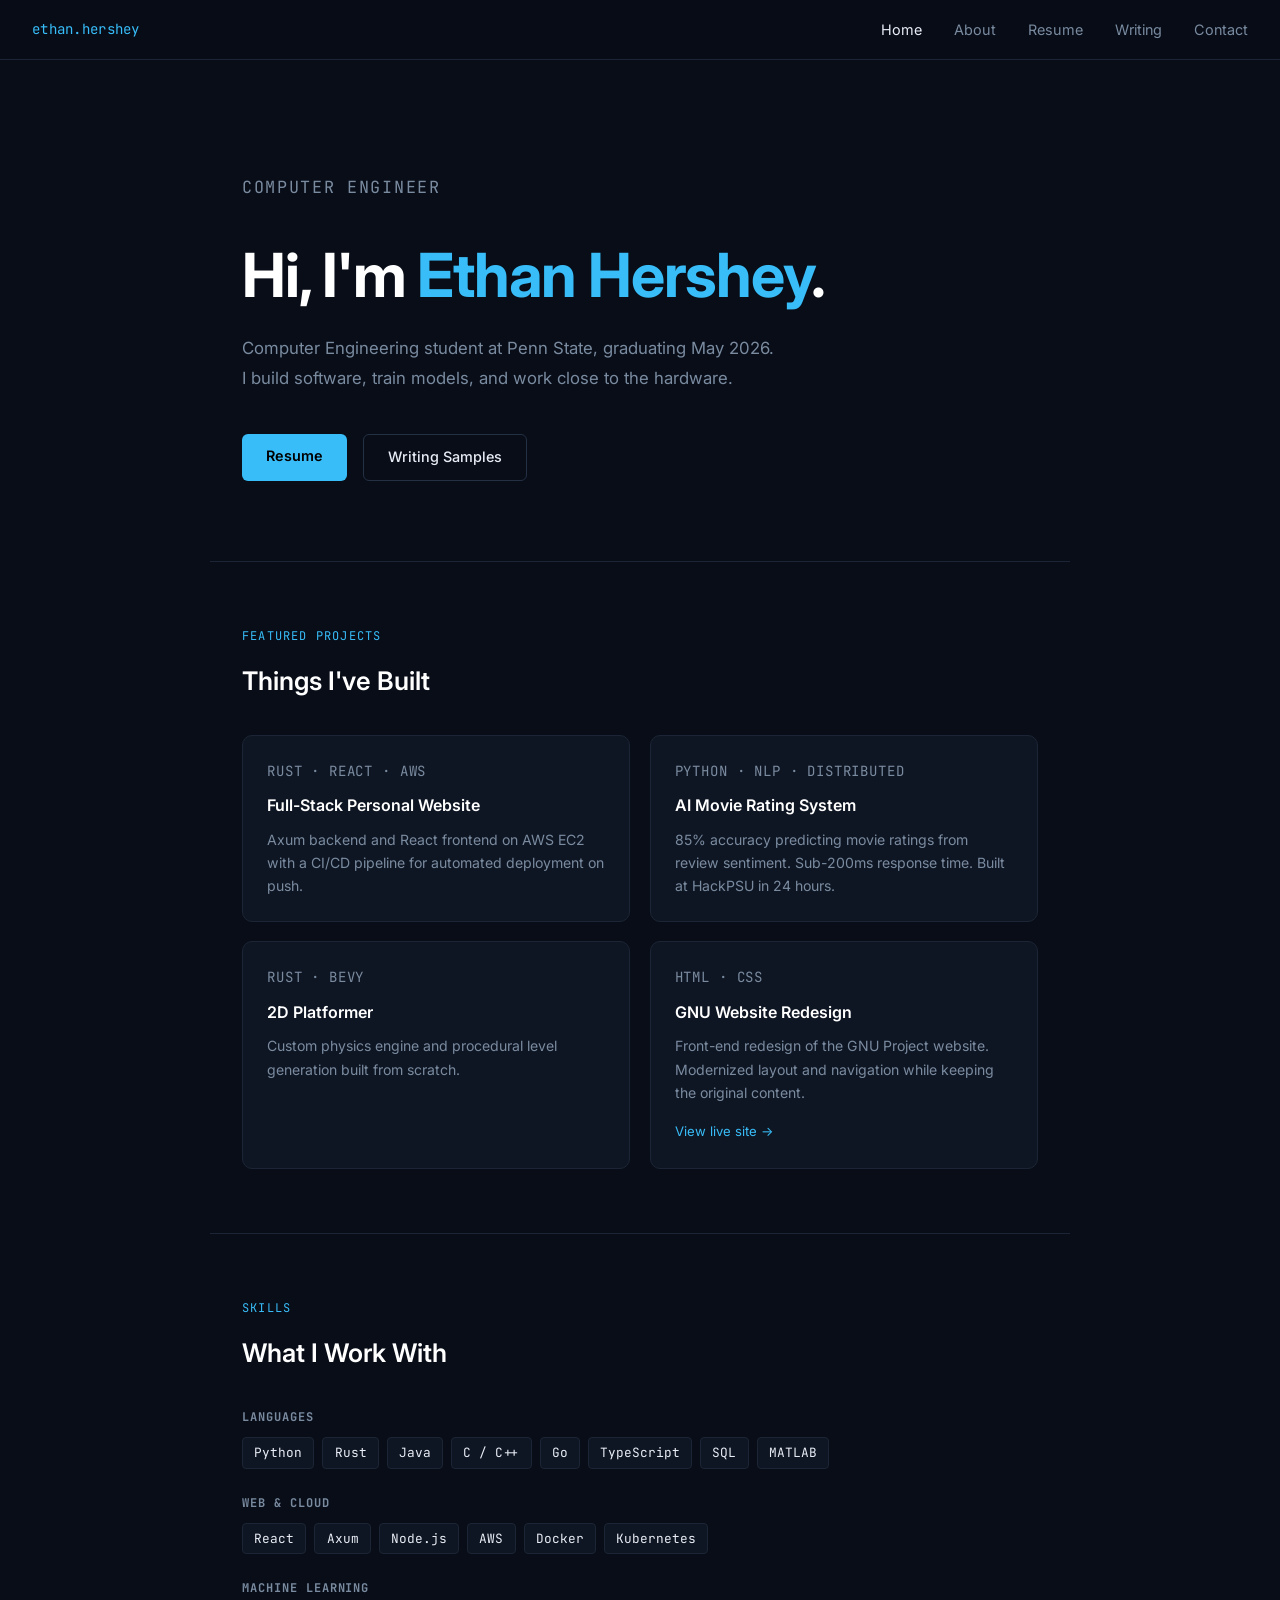
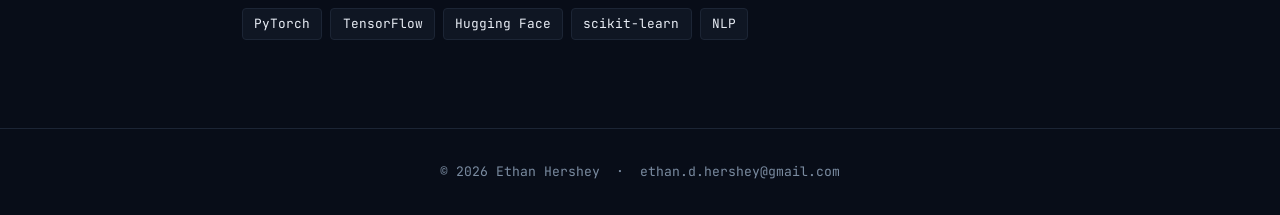
<file: index.html>
<!DOCTYPE html>
<html lang="en">
<head>
  <meta charset="UTF-8" />
  <meta name="viewport" content="width=device-width, initial-scale=1.0" />
  <title>Ethan Hershey — Computer Engineer</title>
  <link rel="stylesheet" href="style.css" />
</head>
<body>

<nav>
  <span class="nav-logo">ethan.hershey</span>
  <ul class="nav-links">
    <li><a href="index.html" class="active">Home</a></li>
    <li><a href="about.html">About</a></li>
    <li><a href="resume.html">Resume</a></li>
    <li><a href="writing.html">Writing</a></li>
    <li><a href="contact.html">Contact</a></li>
  </ul>
</nav>

<div class="hero">
  <p class="hero-tag">Computer Engineer</p>
  <h1>Hi, I'm <span>Ethan Hershey</span>.</h1>
  <p>Computer Engineering student at Penn State, graduating May 2026. I build software, train models, and work close to the hardware.</p>
  <div class="btn-row">
    <a href="resume.html" class="btn btn-primary">Resume</a>
    <a href="writing.html" class="btn btn-outline">Writing Samples</a>
  </div>
</div>

<section class="section">
  <p class="section-label">Featured Projects</p>
  <h2>Things I've Built</h2>
  <div class="card-grid">

    <div class="card">
      <p class="card-tag">Rust · React · AWS</p>
      <h3>Full-Stack Personal Website</h3>
      <p>Axum backend and React frontend on AWS EC2 with a CI/CD pipeline for automated deployment on push.</p>
    </div>

    <div class="card">
      <p class="card-tag">Python · NLP · Distributed</p>
      <h3>AI Movie Rating System</h3>
      <p>85% accuracy predicting movie ratings from review sentiment. Sub-200ms response time. Built at HackPSU in 24 hours.</p>
    </div>

    <div class="card">
      <p class="card-tag">Rust · Bevy</p>
      <h3>2D Platformer</h3>
      <p>Custom physics engine and procedural level generation built from scratch.</p>
    </div>

    <div class="card">
      <p class="card-tag">HTML · CSS</p>
      <h3>GNU Website Redesign</h3>
      <p>Front-end redesign of the GNU Project website. Modernized layout and navigation while keeping the original content.</p>
      <a href="https://ethandhershey.github.io/gnu-website-redesign/" class="card-link" target="_blank">View live site &rarr;</a>
    </div>

  </div>
</section>

<section class="section">
  <p class="section-label">Skills</p>
  <h2>What I Work With</h2>

  <div class="skill-group">
    <h4>Languages</h4>
    <div class="tags">
      <span class="tag">Python</span><span class="tag">Rust</span><span class="tag">Java</span>
      <span class="tag">C / C++</span><span class="tag">Go</span><span class="tag">TypeScript</span>
      <span class="tag">SQL</span><span class="tag">MATLAB</span>
    </div>
  </div>

  <div class="skill-group">
    <h4>Web &amp; Cloud</h4>
    <div class="tags">
      <span class="tag">React</span><span class="tag">Axum</span><span class="tag">Node.js</span>
      <span class="tag">AWS</span><span class="tag">Docker</span><span class="tag">Kubernetes</span>
    </div>
  </div>

  <div class="skill-group">
    <h4>Machine Learning</h4>
    <div class="tags">
      <span class="tag">PyTorch</span><span class="tag">TensorFlow</span><span class="tag">Hugging Face</span>
      <span class="tag">scikit-learn</span><span class="tag">NLP</span>
    </div>
  </div>
</section>

<footer>
  &copy; 2026 Ethan Hershey &nbsp;·&nbsp; ethan.d.hershey@gmail.com
</footer>

</body>
</html>
</file>
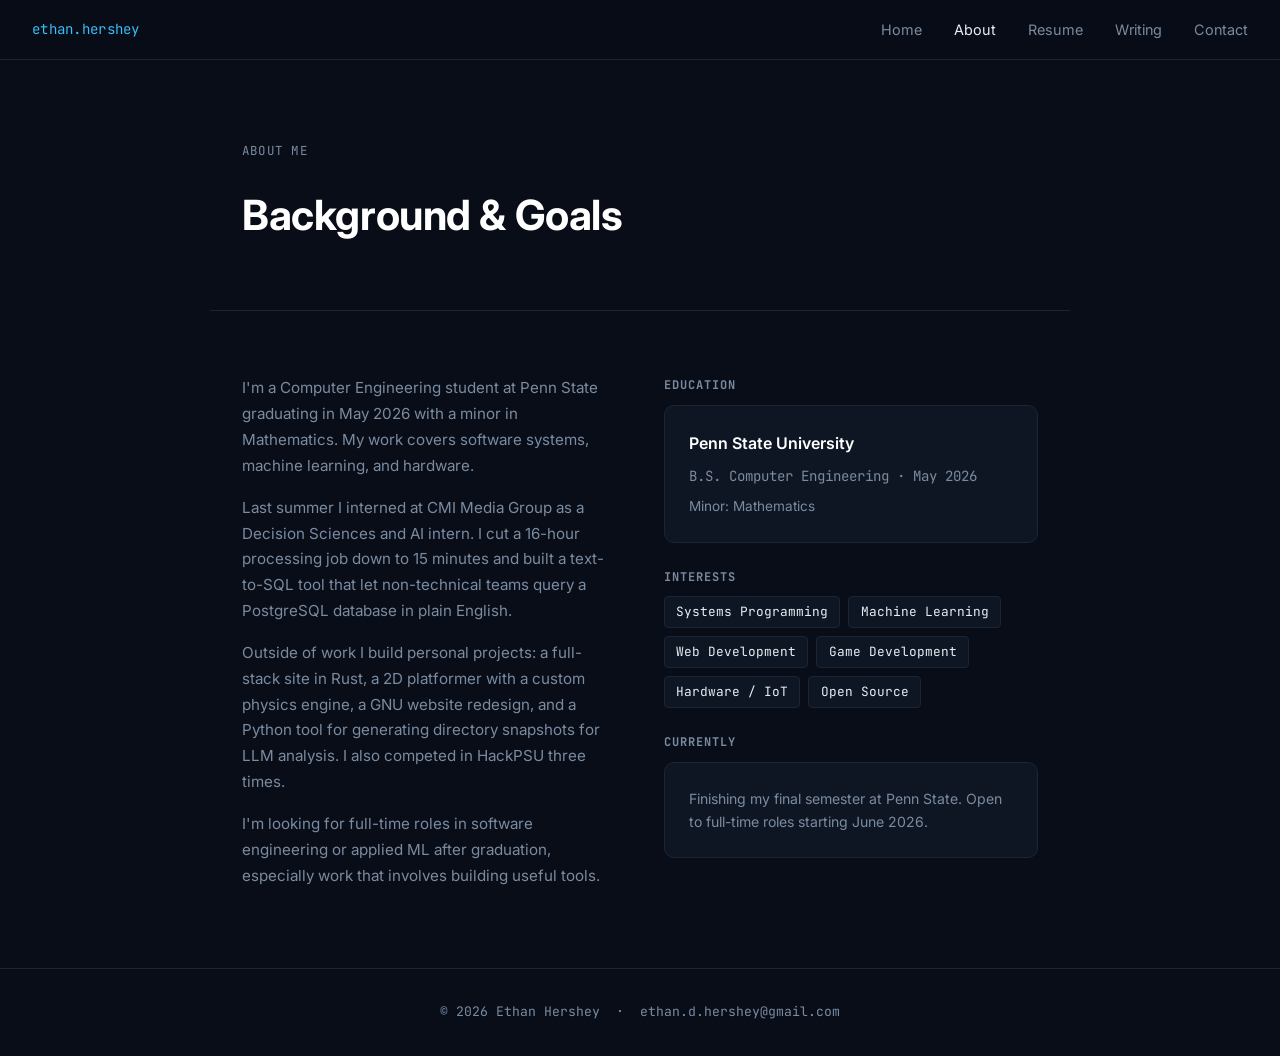
<file: about.html>
<!DOCTYPE html>
<html lang="en">
<head>
  <meta charset="UTF-8" />
  <meta name="viewport" content="width=device-width, initial-scale=1.0" />
  <title>About — Ethan Hershey</title>
  <link rel="stylesheet" href="style.css" />
</head>
<body>

<nav>
  <span class="nav-logo">ethan.hershey</span>
  <ul class="nav-links">
    <li><a href="index.html">Home</a></li>
    <li><a href="about.html" class="active">About</a></li>
    <li><a href="resume.html">Resume</a></li>
    <li><a href="writing.html">Writing</a></li>
    <li><a href="contact.html">Contact</a></li>
  </ul>
</nav>

<div class="page-hero">
  <p class="hero-tag">About Me</p>
  <h1>Background &amp; Goals</h1>
</div>

<section class="section">
  <div class="about-grid">
    <div class="about-text">
      <p>I'm a Computer Engineering student at Penn State graduating in May 2026 with a minor in Mathematics. My work covers software systems, machine learning, and hardware.</p>
      <p>Last summer I interned at CMI Media Group as a Decision Sciences and AI intern. I cut a 16-hour processing job down to 15 minutes and built a text-to-SQL tool that let non-technical teams query a PostgreSQL database in plain English.</p>
      <p>Outside of work I build personal projects: a full-stack site in Rust, a 2D platformer with a custom physics engine, a GNU website redesign, and a Python tool for generating directory snapshots for LLM analysis. I also competed in HackPSU three times.</p>
      <p>I'm looking for full-time roles in software engineering or applied ML after graduation, especially work that involves building useful tools.</p>
    </div>

    <div>
      <div class="skill-group">
        <h4>Education</h4>
        <div class="card" style="margin-bottom:1rem;">
          <h3>Penn State University</h3>
          <p class="resume-meta" style="margin-bottom:.4rem;">B.S. Computer Engineering · May 2026</p>
          <p style="font-size:.85rem;color:var(--muted);">Minor: Mathematics</p>
        </div>
      </div>

      <div class="skill-group">
        <h4>Interests</h4>
        <div class="tags">
          <span class="tag">Systems Programming</span>
          <span class="tag">Machine Learning</span>
          <span class="tag">Web Development</span>
          <span class="tag">Game Development</span>
          <span class="tag">Hardware / IoT</span>
          <span class="tag">Open Source</span>
        </div>
      </div>

      <div class="skill-group" style="margin-top:1.5rem;">
        <h4>Currently</h4>
        <div class="card">
          <p style="font-size:.88rem;color:var(--muted);">Finishing my final semester at Penn State. Open to full-time roles starting June 2026.</p>
        </div>
      </div>
    </div>
  </div>
</section>

<footer>
  &copy; 2026 Ethan Hershey &nbsp;·&nbsp; ethan.d.hershey@gmail.com
</footer>

</body>
</html>
</file>
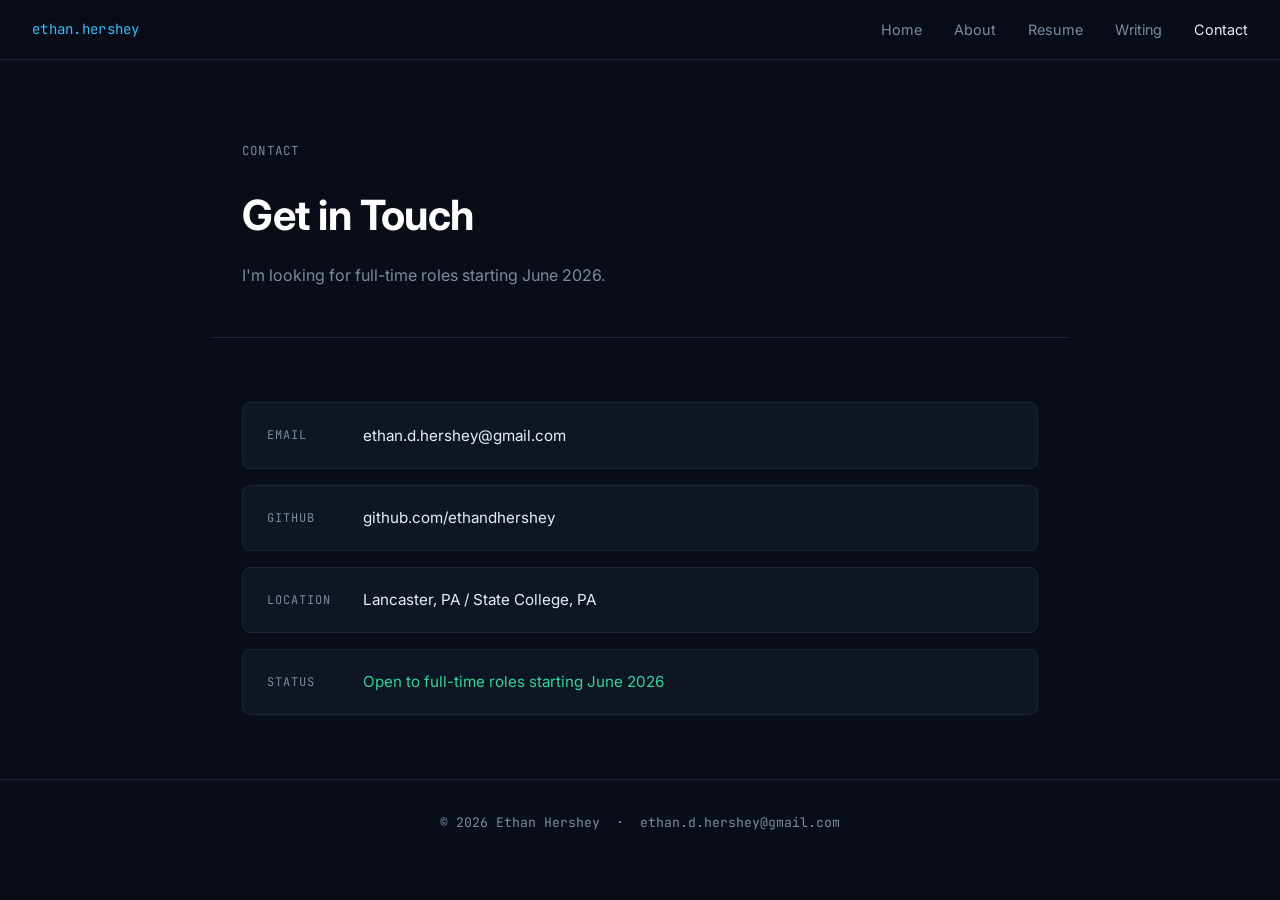
<file: contact.html>
<!DOCTYPE html>
<html lang="en">
<head>
  <meta charset="UTF-8" />
  <meta name="viewport" content="width=device-width, initial-scale=1.0" />
  <title>Contact — Ethan Hershey</title>
  <link rel="stylesheet" href="style.css" />
</head>
<body>

<nav>
  <span class="nav-logo">ethan.hershey</span>
  <ul class="nav-links">
    <li><a href="index.html">Home</a></li>
    <li><a href="about.html">About</a></li>
    <li><a href="resume.html">Resume</a></li>
    <li><a href="writing.html">Writing</a></li>
    <li><a href="contact.html" class="active">Contact</a></li>
  </ul>
</nav>

<div class="page-hero">
  <p class="hero-tag">Contact</p>
  <h1>Get in Touch</h1>
  <p>I'm looking for full-time roles starting June 2026.</p>
</div>

<section class="section">
  <div class="contact-row">

    <a href="mailto:ethan.d.hershey@gmail.com" class="contact-item">
      <span class="contact-label">Email</span>
      <span class="contact-value">ethan.d.hershey@gmail.com</span>
    </a>

    <a href="https://github.com/ethandhershey" class="contact-item" target="_blank">
      <span class="contact-label">GitHub</span>
      <span class="contact-value">github.com/ethandhershey</span>
    </a>

    <div class="contact-item">
      <span class="contact-label">Location</span>
      <span class="contact-value">Lancaster, PA / State College, PA</span>
    </div>

    <div class="contact-item">
      <span class="contact-label">Status</span>
      <span class="contact-value" style="color:var(--green);">Open to full-time roles starting June 2026</span>
    </div>

  </div>
</section>

<footer>
  &copy; 2026 Ethan Hershey &nbsp;·&nbsp; ethan.d.hershey@gmail.com
</footer>

</body>
</html>
</file>
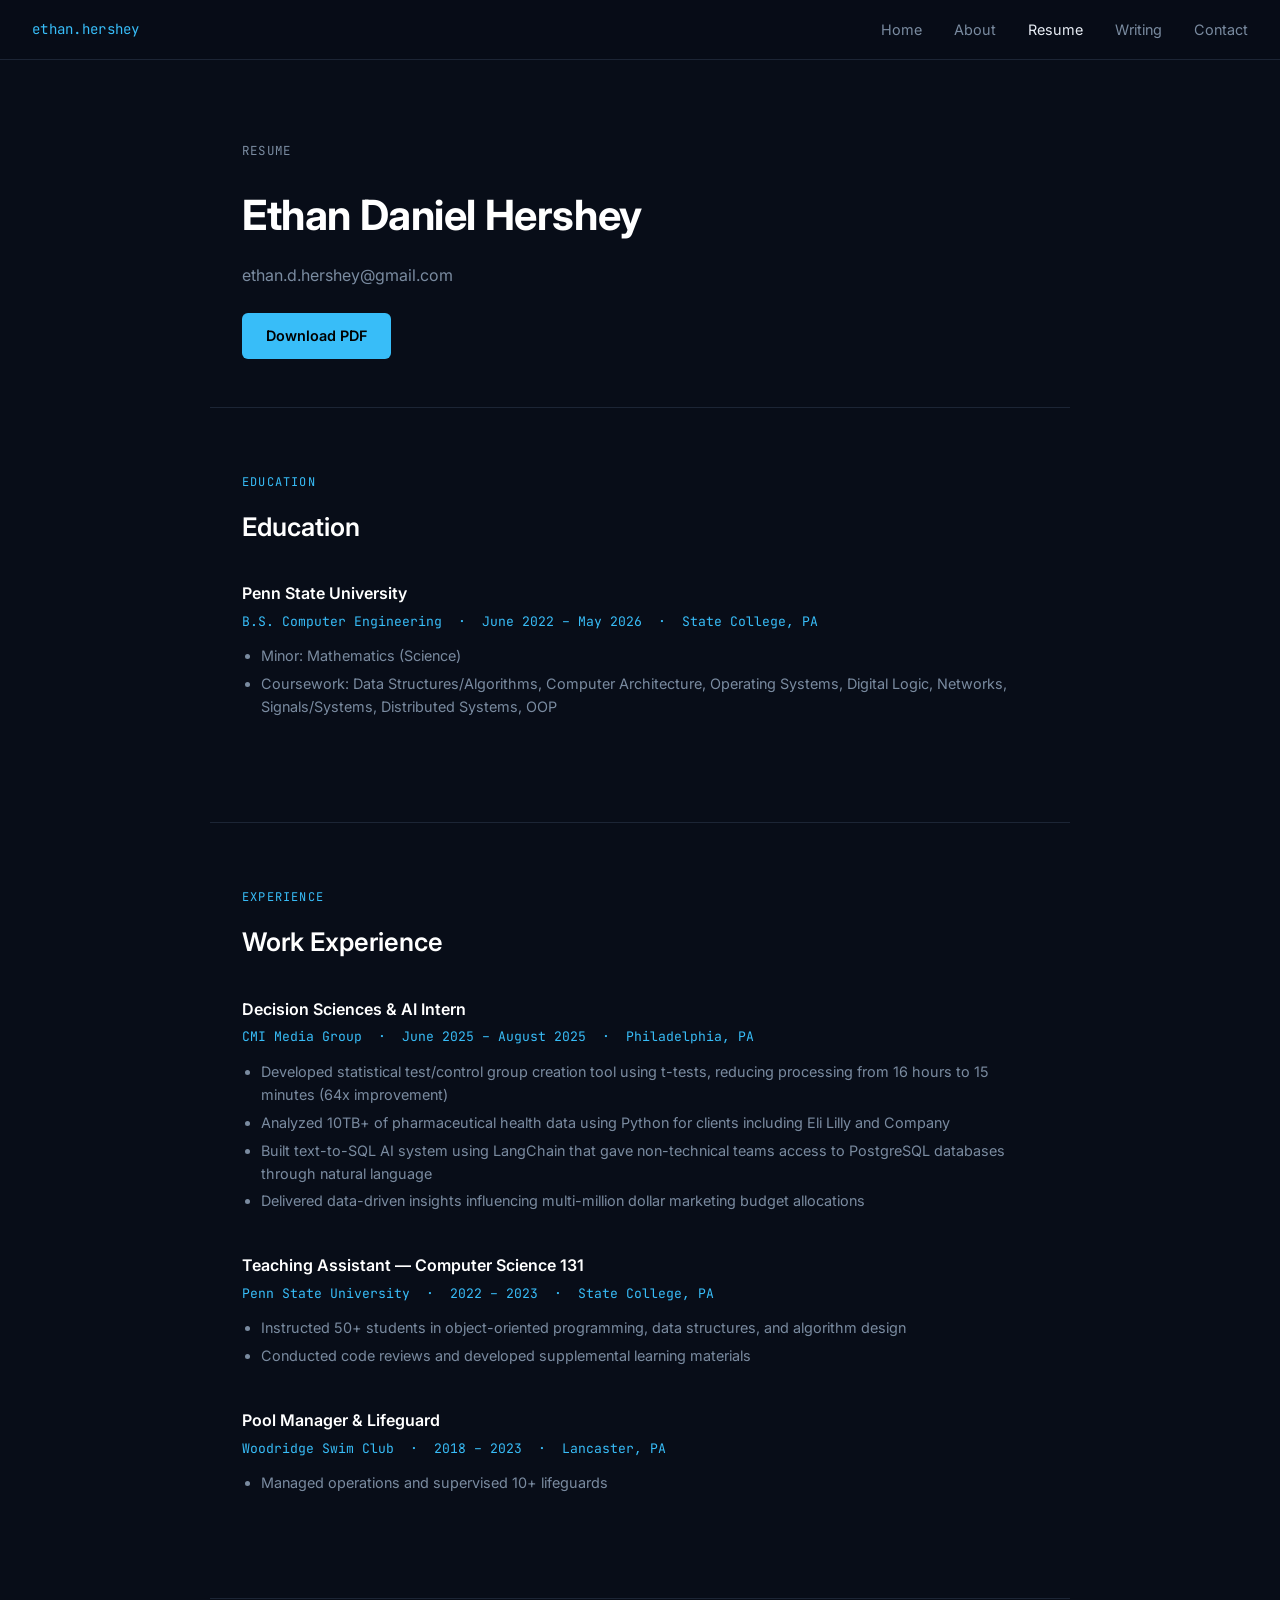
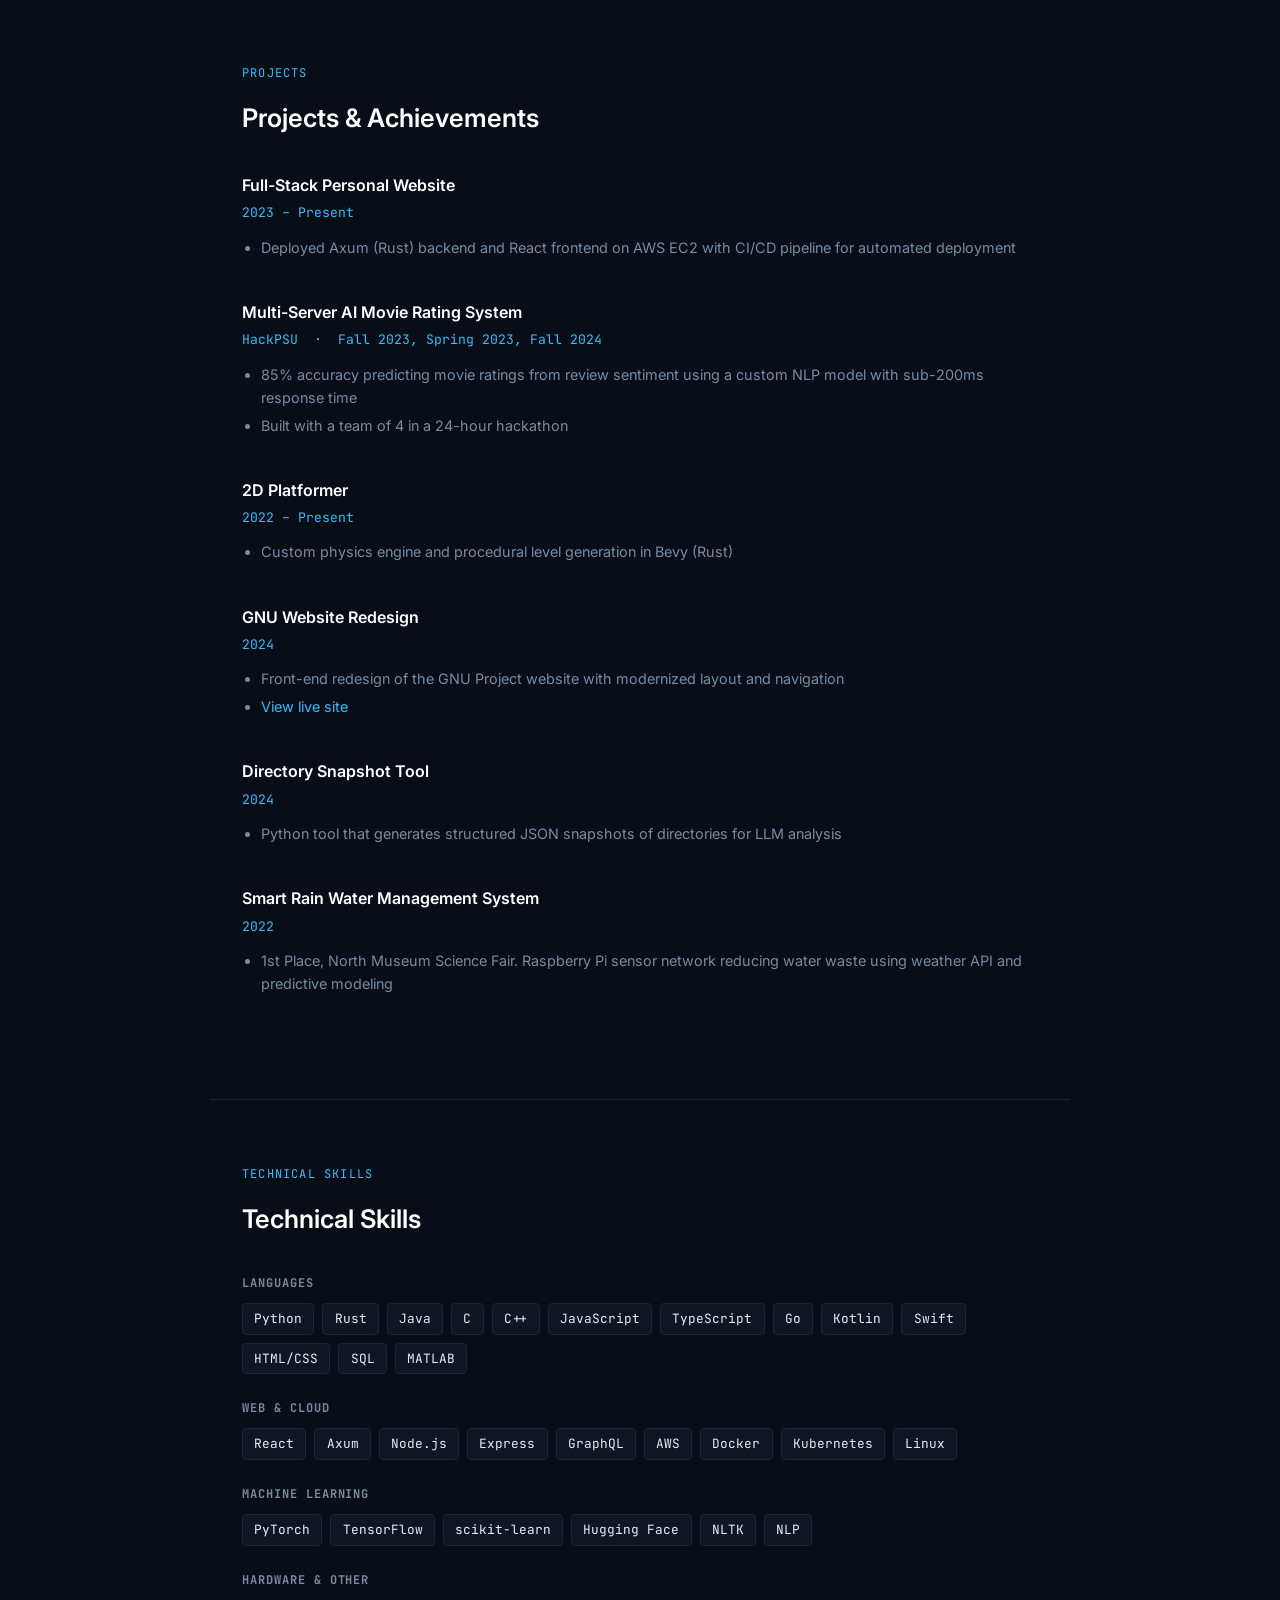
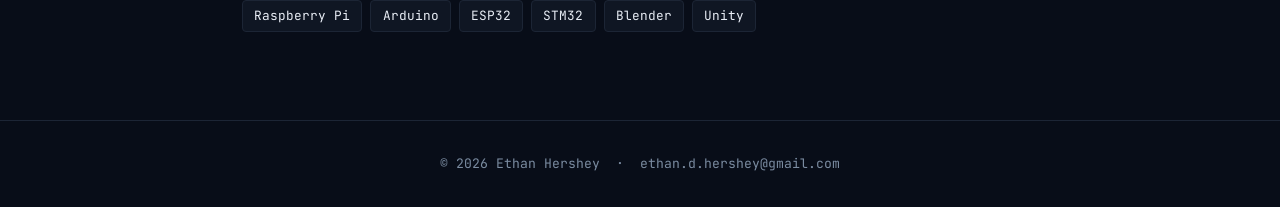
<file: resume.html>
<!DOCTYPE html>
<html lang="en">
<head>
  <meta charset="UTF-8" />
  <meta name="viewport" content="width=device-width, initial-scale=1.0" />
  <title>Resume — Ethan Hershey</title>
  <link rel="stylesheet" href="style.css" />
</head>
<body>

<nav>
  <span class="nav-logo">ethan.hershey</span>
  <ul class="nav-links">
    <li><a href="index.html">Home</a></li>
    <li><a href="about.html">About</a></li>
    <li><a href="resume.html" class="active">Resume</a></li>
    <li><a href="writing.html">Writing</a></li>
    <li><a href="contact.html">Contact</a></li>
  </ul>
</nav>

<div class="page-hero">
  <p class="hero-tag">Resume</p>
  <h1>Ethan Daniel Hershey</h1>
  <p>ethan.d.hershey@gmail.com</p>
  <div style="margin-top:1.5rem;">
    <a href="Ethan_Hershey_Resume.pdf" class="btn btn-primary" download>Download PDF</a>
  </div>
</div>

<section class="section">
  <p class="section-label">Education</p>
  <h2>Education</h2>
  <div class="resume-block">
    <h3>Penn State University</h3>
    <p class="resume-meta">B.S. Computer Engineering &nbsp;·&nbsp; June 2022 – May 2026 &nbsp;·&nbsp; State College, PA</p>
    <ul>
      <li>Minor: Mathematics (Science)</li>
      <li>Coursework: Data Structures/Algorithms, Computer Architecture, Operating Systems, Digital Logic, Networks, Signals/Systems, Distributed Systems, OOP</li>
    </ul>
  </div>
</section>

<section class="section">
  <p class="section-label">Experience</p>
  <h2>Work Experience</h2>

  <div class="resume-block">
    <h3>Decision Sciences &amp; AI Intern</h3>
    <p class="resume-meta">CMI Media Group &nbsp;·&nbsp; June 2025 – August 2025 &nbsp;·&nbsp; Philadelphia, PA</p>
    <ul>
      <li>Developed statistical test/control group creation tool using t-tests, reducing processing from 16 hours to 15 minutes (64x improvement)</li>
      <li>Analyzed 10TB+ of pharmaceutical health data using Python for clients including Eli Lilly and Company</li>
      <li>Built text-to-SQL AI system using LangChain that gave non-technical teams access to PostgreSQL databases through natural language</li>
      <li>Delivered data-driven insights influencing multi-million dollar marketing budget allocations</li>
    </ul>
  </div>

  <div class="resume-block">
    <h3>Teaching Assistant — Computer Science 131</h3>
    <p class="resume-meta">Penn State University &nbsp;·&nbsp; 2022 – 2023 &nbsp;·&nbsp; State College, PA</p>
    <ul>
      <li>Instructed 50+ students in object-oriented programming, data structures, and algorithm design</li>
      <li>Conducted code reviews and developed supplemental learning materials</li>
    </ul>
  </div>

  <div class="resume-block">
    <h3>Pool Manager &amp; Lifeguard</h3>
    <p class="resume-meta">Woodridge Swim Club &nbsp;·&nbsp; 2018 – 2023 &nbsp;·&nbsp; Lancaster, PA</p>
    <ul>
      <li>Managed operations and supervised 10+ lifeguards</li>
    </ul>
  </div>
</section>

<section class="section">
  <p class="section-label">Projects</p>
  <h2>Projects &amp; Achievements</h2>

  <div class="resume-block">
    <h3>Full-Stack Personal Website</h3>
    <p class="resume-meta">2023 – Present</p>
    <ul>
      <li>Deployed Axum (Rust) backend and React frontend on AWS EC2 with CI/CD pipeline for automated deployment</li>
    </ul>
  </div>

  <div class="resume-block">
    <h3>Multi-Server AI Movie Rating System</h3>
    <p class="resume-meta">HackPSU &nbsp;·&nbsp; Fall 2023, Spring 2023, Fall 2024</p>
    <ul>
      <li>85% accuracy predicting movie ratings from review sentiment using a custom NLP model with sub-200ms response time</li>
      <li>Built with a team of 4 in a 24-hour hackathon</li>
    </ul>
  </div>

  <div class="resume-block">
    <h3>2D Platformer</h3>
    <p class="resume-meta">2022 – Present</p>
    <ul>
      <li>Custom physics engine and procedural level generation in Bevy (Rust)</li>
    </ul>
  </div>

  <div class="resume-block">
    <h3>GNU Website Redesign</h3>
    <p class="resume-meta">2024</p>
    <ul>
      <li>Front-end redesign of the GNU Project website with modernized layout and navigation</li>
      <li><a href="https://ethandhershey.github.io/gnu-website-redesign/" target="_blank">View live site</a></li>
    </ul>
  </div>

  <div class="resume-block">
    <h3>Directory Snapshot Tool</h3>
    <p class="resume-meta">2024</p>
    <ul>
      <li>Python tool that generates structured JSON snapshots of directories for LLM analysis</li>
    </ul>
  </div>

  <div class="resume-block">
    <h3>Smart Rain Water Management System</h3>
    <p class="resume-meta">2022</p>
    <ul>
      <li>1st Place, North Museum Science Fair. Raspberry Pi sensor network reducing water waste using weather API and predictive modeling</li>
    </ul>
  </div>
</section>

<section class="section">
  <p class="section-label">Technical Skills</p>
  <h2>Technical Skills</h2>

  <div class="skill-group">
    <h4>Languages</h4>
    <div class="tags">
      <span class="tag">Python</span><span class="tag">Rust</span><span class="tag">Java</span>
      <span class="tag">C</span><span class="tag">C++</span><span class="tag">JavaScript</span>
      <span class="tag">TypeScript</span><span class="tag">Go</span><span class="tag">Kotlin</span>
      <span class="tag">Swift</span><span class="tag">HTML/CSS</span><span class="tag">SQL</span><span class="tag">MATLAB</span>
    </div>
  </div>
  <div class="skill-group">
    <h4>Web &amp; Cloud</h4>
    <div class="tags">
      <span class="tag">React</span><span class="tag">Axum</span><span class="tag">Node.js</span>
      <span class="tag">Express</span><span class="tag">GraphQL</span><span class="tag">AWS</span>
      <span class="tag">Docker</span><span class="tag">Kubernetes</span><span class="tag">Linux</span>
    </div>
  </div>
  <div class="skill-group">
    <h4>Machine Learning</h4>
    <div class="tags">
      <span class="tag">PyTorch</span><span class="tag">TensorFlow</span><span class="tag">scikit-learn</span>
      <span class="tag">Hugging Face</span><span class="tag">NLTK</span><span class="tag">NLP</span>
    </div>
  </div>
  <div class="skill-group">
    <h4>Hardware &amp; Other</h4>
    <div class="tags">
      <span class="tag">Raspberry Pi</span><span class="tag">Arduino</span><span class="tag">ESP32</span>
      <span class="tag">STM32</span><span class="tag">Blender</span><span class="tag">Unity</span>
    </div>
  </div>
</section>

<footer>
  &copy; 2026 Ethan Hershey &nbsp;·&nbsp; ethan.d.hershey@gmail.com
</footer>

</body>
</html>
</file>
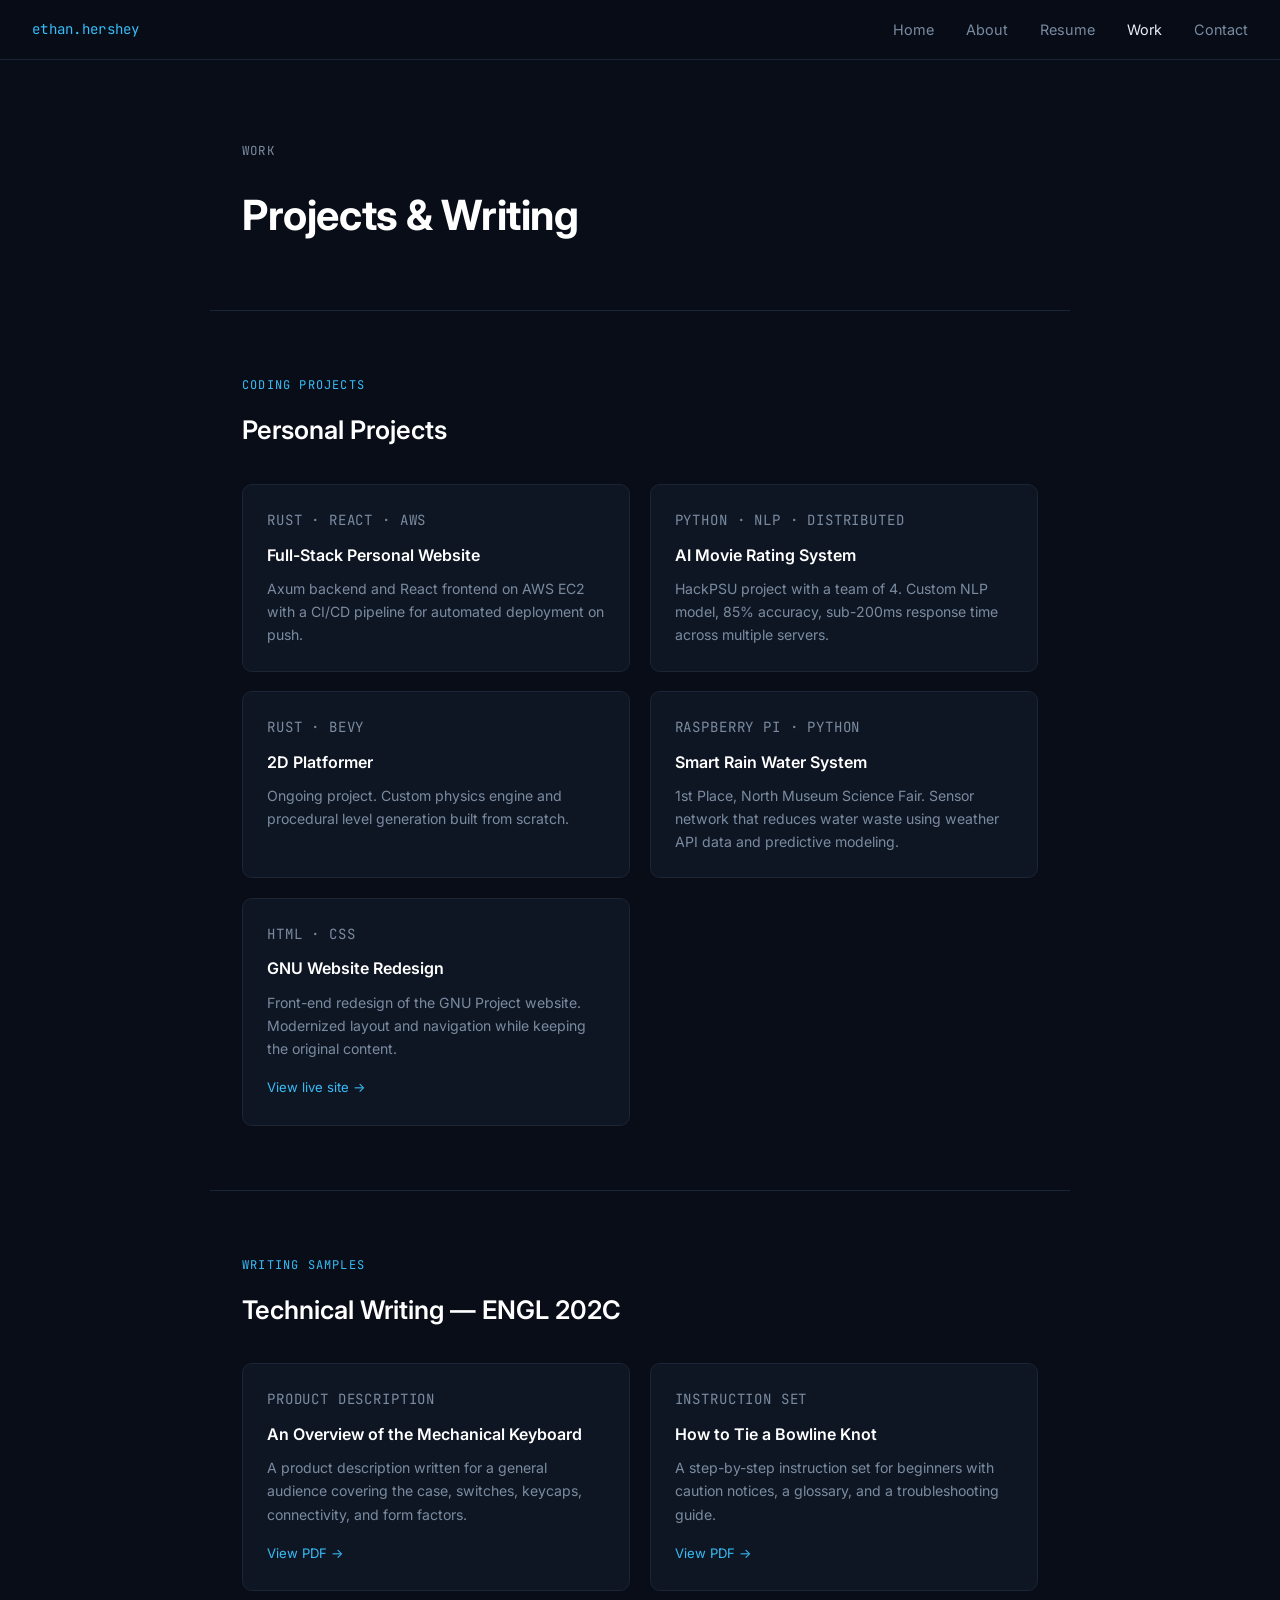
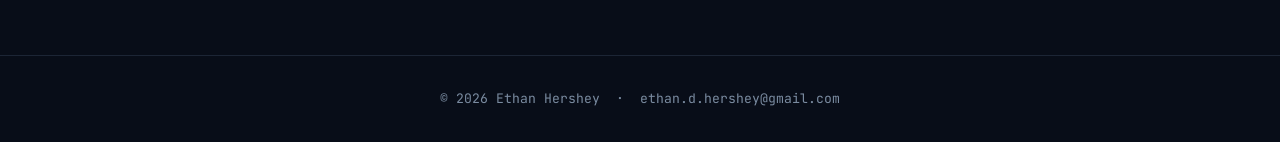
<file: work.html>
<!DOCTYPE html>
<html lang="en">
<head>
  <meta charset="UTF-8" />
  <meta name="viewport" content="width=device-width, initial-scale=1.0" />
  <title>Work — Ethan Hershey</title>
  <link rel="stylesheet" href="style.css" />
</head>
<body>

<nav>
  <span class="nav-logo">ethan.hershey</span>
  <ul class="nav-links">
    <li><a href="index.html">Home</a></li>
    <li><a href="about.html">About</a></li>
    <li><a href="resume.html">Resume</a></li>
    <li><a href="work.html" class="active">Work</a></li>
    <li><a href="contact.html">Contact</a></li>
  </ul>
</nav>

<div class="page-hero">
  <p class="hero-tag">Work</p>
  <h1>Projects &amp; Writing</h1>
</div>

<section class="section">
  <p class="section-label">Coding Projects</p>
  <h2>Personal Projects</h2>
  <div class="card-grid">

    <div class="card">
      <p class="card-tag">Rust · React · AWS</p>
      <h3>Full-Stack Personal Website</h3>
      <p>Axum backend and React frontend on AWS EC2 with a CI/CD pipeline for automated deployment on push.</p>
    </div>

    <div class="card">
      <p class="card-tag">Python · NLP · Distributed</p>
      <h3>AI Movie Rating System</h3>
      <p>HackPSU project with a team of 4. Custom NLP model, 85% accuracy, sub-200ms response time across multiple servers.</p>
    </div>

    <div class="card">
      <p class="card-tag">Rust · Bevy</p>
      <h3>2D Platformer</h3>
      <p>Ongoing project. Custom physics engine and procedural level generation built from scratch.</p>
    </div>

    <div class="card">
      <p class="card-tag">Raspberry Pi · Python</p>
      <h3>Smart Rain Water System</h3>
      <p>1st Place, North Museum Science Fair. Sensor network that reduces water waste using weather API data and predictive modeling.</p>
    </div>

    <div class="card">
      <p class="card-tag">HTML · CSS</p>
      <h3>GNU Website Redesign</h3>
      <p>Front-end redesign of the GNU Project website. Modernized layout and navigation while keeping the original content.</p>
      <a href="https://ethandhershey.github.io/gnu-website-redesign/" class="card-link" target="_blank">View live site &rarr;</a>
    </div>

  </div>
</section>

<section class="section">
  <p class="section-label">Writing Samples</p>
  <h2>Technical Writing — ENGL 202C</h2>
  <div class="card-grid">

    <div class="card">
      <p class="card-tag">Product Description</p>
      <h3>An Overview of the Mechanical Keyboard</h3>
      <p>A product description written for a general audience covering the case, switches, keycaps, connectivity, and form factors.</p>
      <a href="mechanical_keyboard.pdf" class="card-link" target="_blank">View PDF &rarr;</a>
    </div>

    <div class="card">
      <p class="card-tag">Instruction Set</p>
      <h3>How to Tie a Bowline Knot</h3>
      <p>A step-by-step instruction set for beginners with caution notices, a glossary, and a troubleshooting guide.</p>
      <a href="bowline_instructions.pdf" class="card-link" target="_blank">View PDF &rarr;</a>
    </div>

  </div>
</section>

<footer>
  &copy; 2026 Ethan Hershey &nbsp;·&nbsp; ethan.d.hershey@gmail.com
</footer>

</body>
</html>
</file>
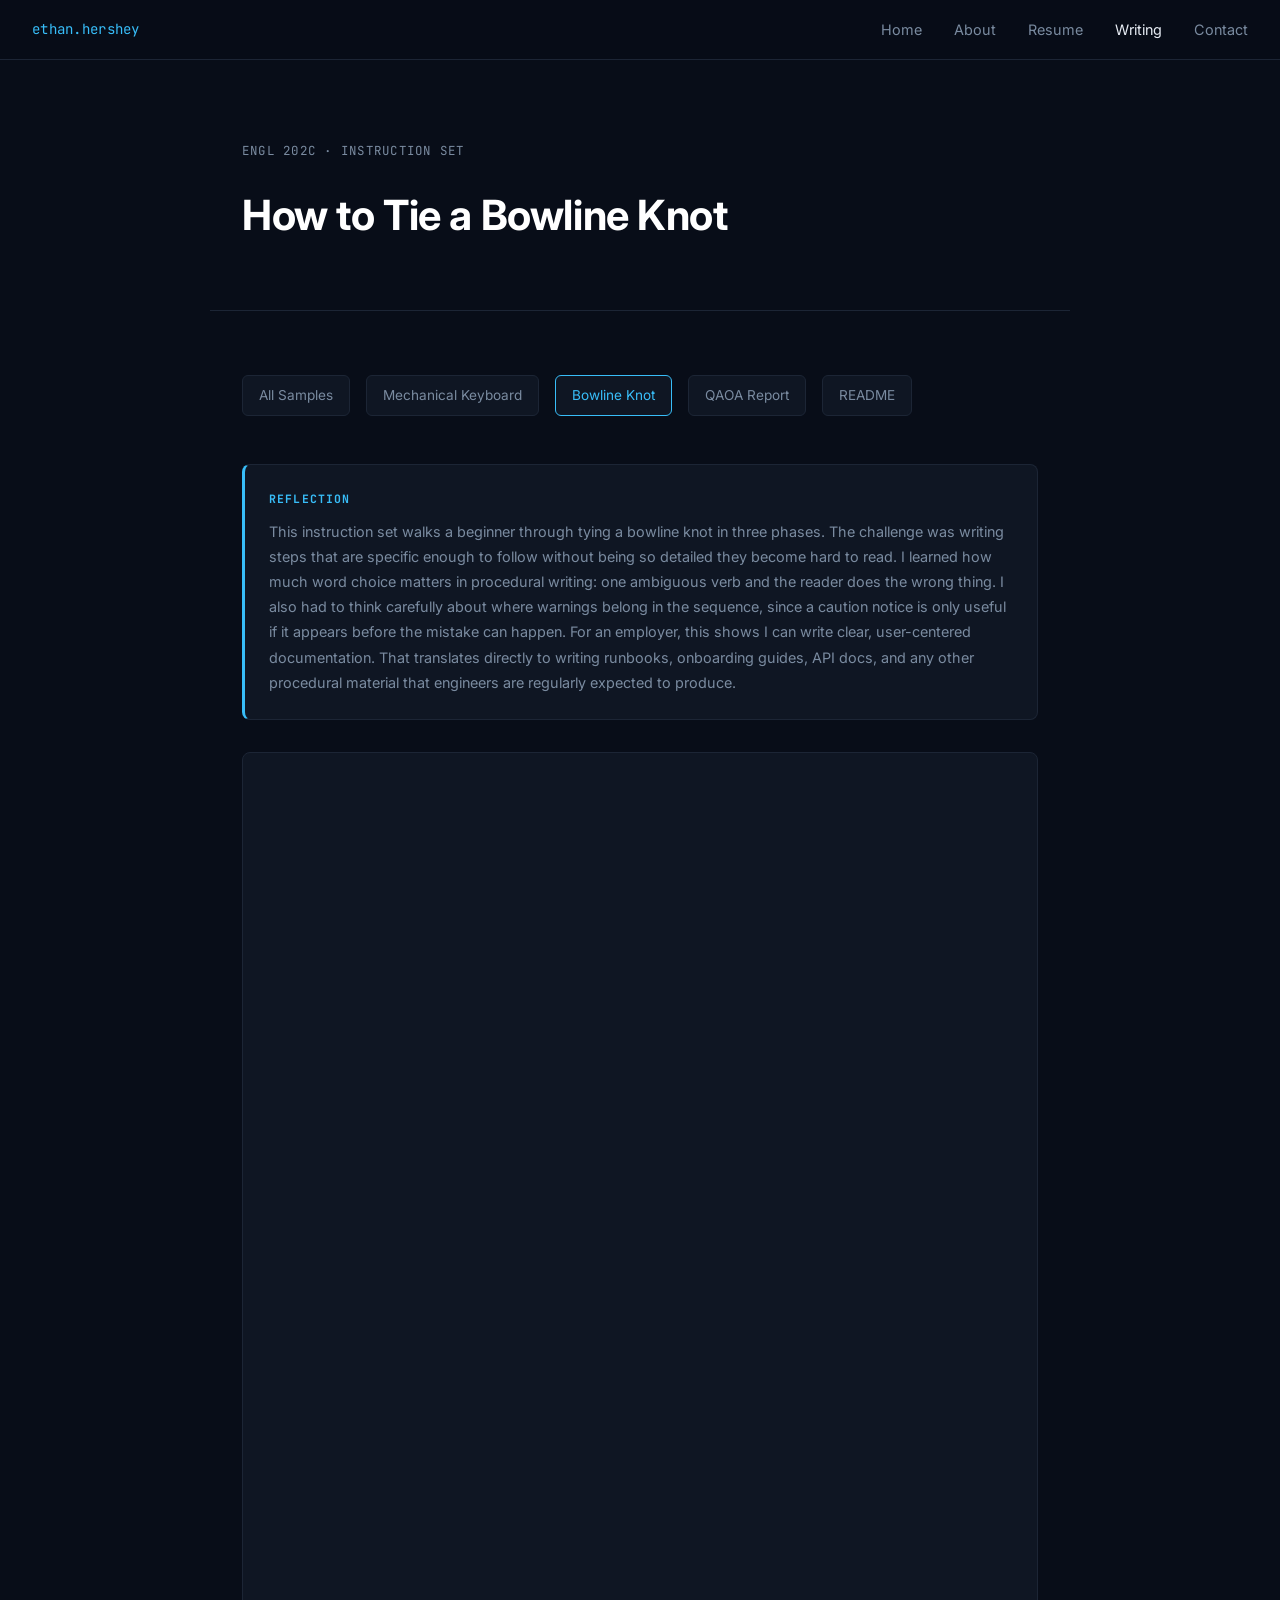
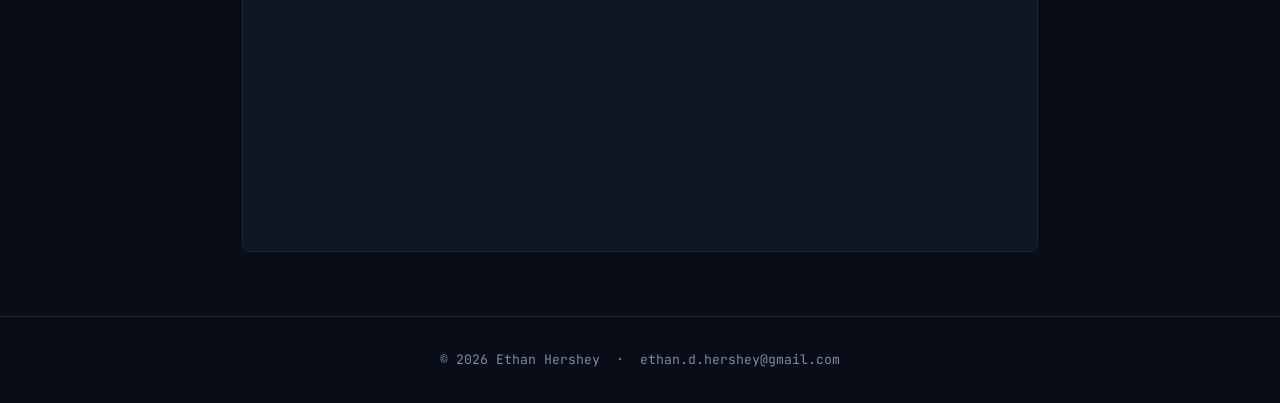
<file: writing-bowline.html>
<!DOCTYPE html>
<html lang="en">
<head>
  <meta charset="UTF-8" />
  <meta name="viewport" content="width=device-width, initial-scale=1.0" />
  <title>Bowline Knot — Ethan Hershey</title>
  <link rel="stylesheet" href="style.css" />
</head>
<body>

<nav>
  <span class="nav-logo">ethan.hershey</span>
  <ul class="nav-links">
    <li><a href="index.html">Home</a></li>
    <li><a href="about.html">About</a></li>
    <li><a href="resume.html">Resume</a></li>
    <li><a href="writing.html" class="active">Writing</a></li>
    <li><a href="contact.html">Contact</a></li>
  </ul>
</nav>

<div class="page-hero">
  <p class="hero-tag">ENGL 202C · Instruction Set</p>
  <h1>How to Tie a Bowline Knot</h1>
</div>

<section class="section">
  <div class="writing-nav">
    <a href="writing.html">All Samples</a>
    <a href="writing-keyboard.html">Mechanical Keyboard</a>
    <a href="writing-bowline.html" class="active">Bowline Knot</a>
    <a href="writing-qaoa.html">QAOA Report</a>
    <a href="writing-readme.html">README</a>
  </div>

  <div class="reflection-box">
    <h4>Reflection</h4>
    <p>This instruction set walks a beginner through tying a bowline knot in three phases. The challenge was writing steps that are specific enough to follow without being so detailed they become hard to read. I learned how much word choice matters in procedural writing: one ambiguous verb and the reader does the wrong thing. I also had to think carefully about where warnings belong in the sequence, since a caution notice is only useful if it appears before the mistake can happen. For an employer, this shows I can write clear, user-centered documentation. That translates directly to writing runbooks, onboarding guides, API docs, and any other procedural material that engineers are regularly expected to produce.</p>
  </div>

  <iframe
    src="bowline_instructions.pdf"
    class="pdf-embed"
    title="How to Tie a Bowline Knot"
    aria-label="PDF document: How to Tie a Bowline Knot">
  </iframe>
</section>

<footer>
  &copy; 2026 Ethan Hershey &nbsp;·&nbsp; ethan.d.hershey@gmail.com
</footer>

</body>
</html>
</file>
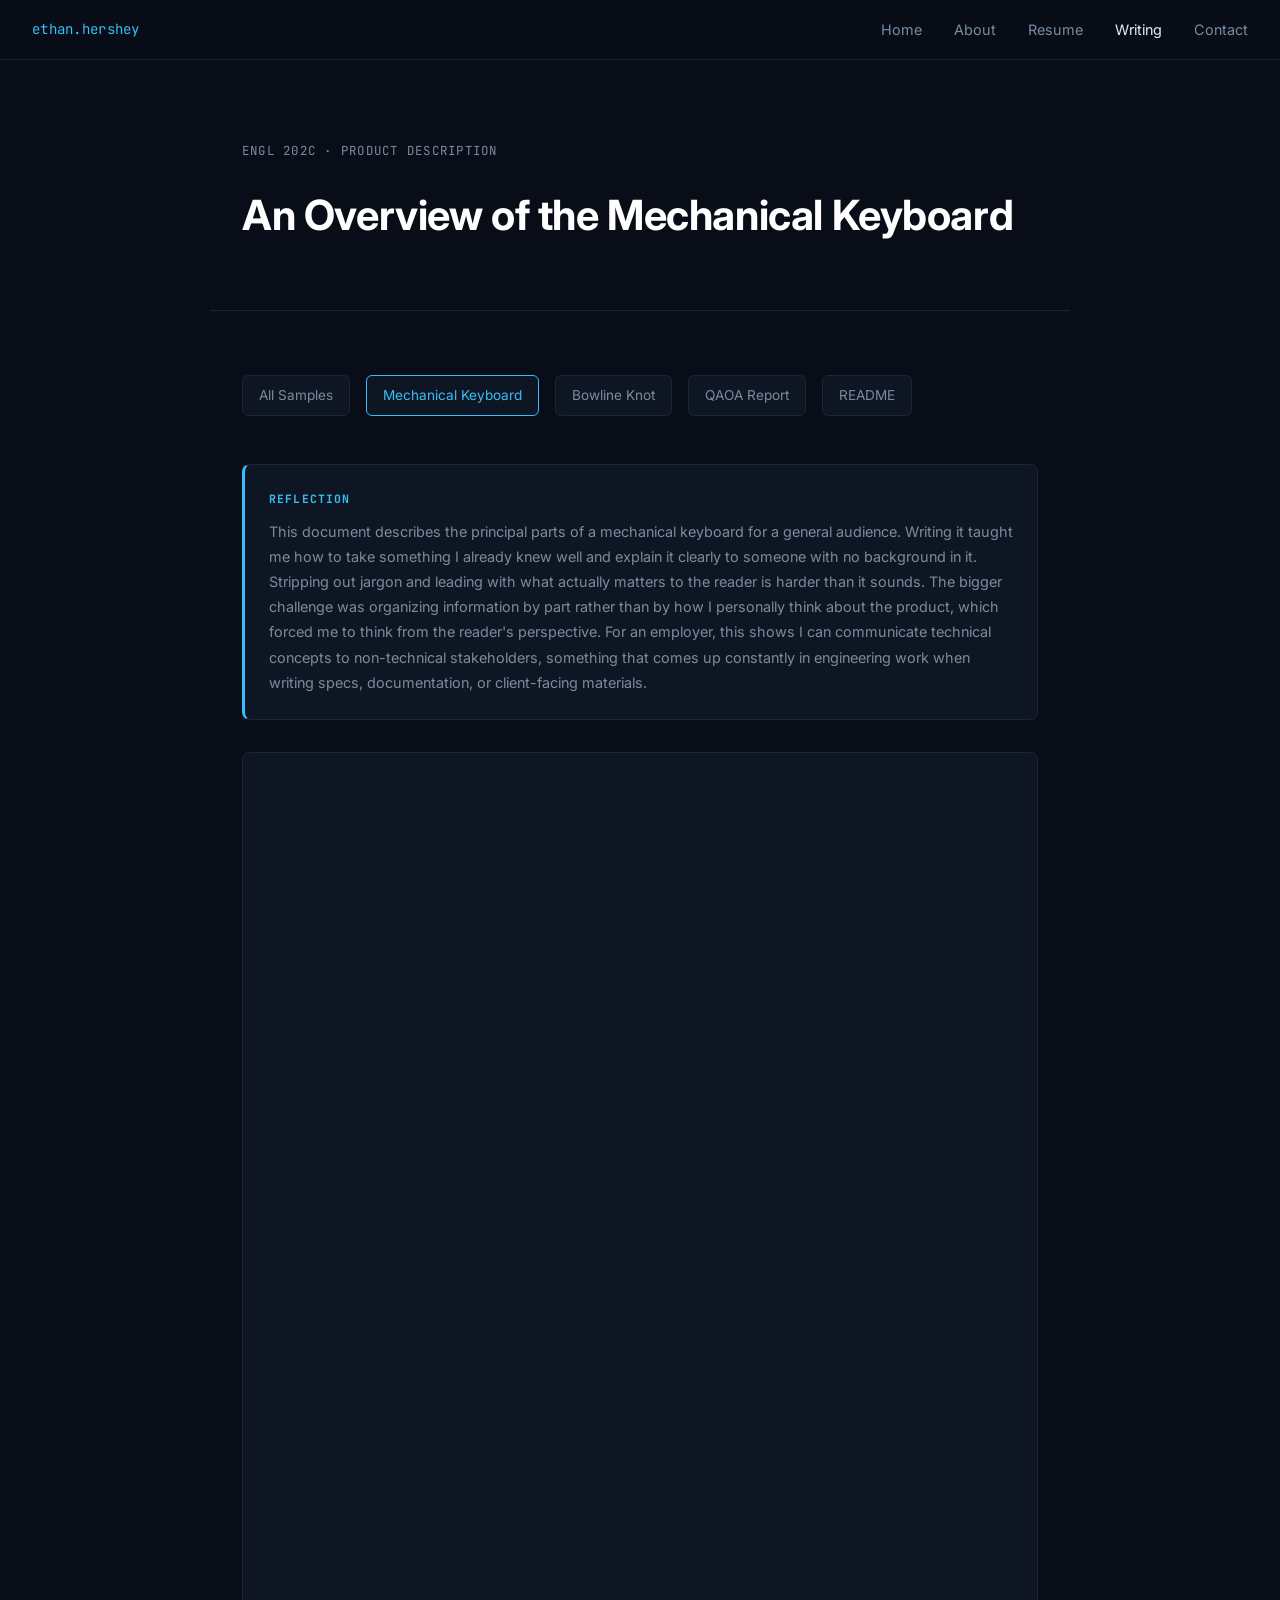
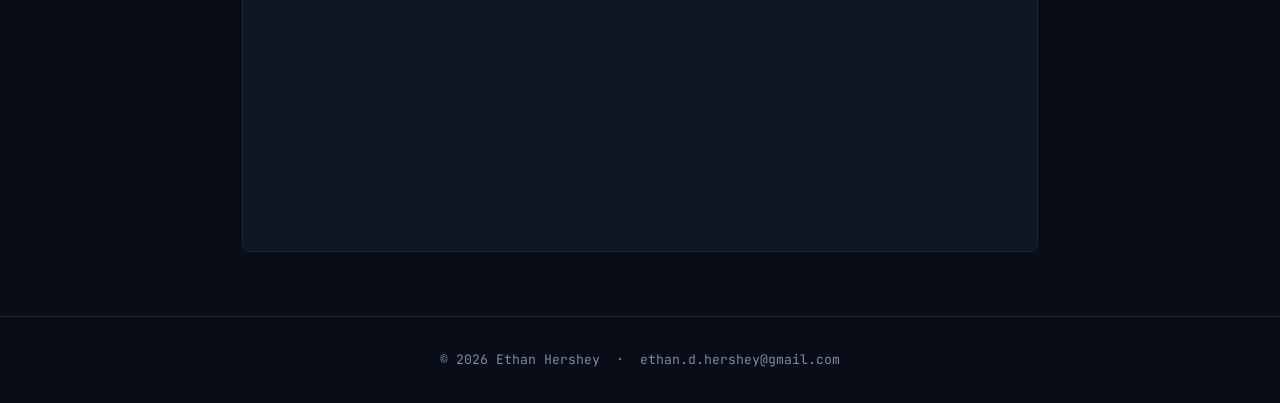
<file: writing-keyboard.html>
<!DOCTYPE html>
<html lang="en">
<head>
  <meta charset="UTF-8" />
  <meta name="viewport" content="width=device-width, initial-scale=1.0" />
  <title>Mechanical Keyboard — Ethan Hershey</title>
  <link rel="stylesheet" href="style.css" />
</head>
<body>

<nav>
  <span class="nav-logo">ethan.hershey</span>
  <ul class="nav-links">
    <li><a href="index.html">Home</a></li>
    <li><a href="about.html">About</a></li>
    <li><a href="resume.html">Resume</a></li>
    <li><a href="writing.html" class="active">Writing</a></li>
    <li><a href="contact.html">Contact</a></li>
  </ul>
</nav>

<div class="page-hero">
  <p class="hero-tag">ENGL 202C · Product Description</p>
  <h1>An Overview of the Mechanical Keyboard</h1>
</div>

<section class="section">
  <div class="writing-nav">
    <a href="writing.html">All Samples</a>
    <a href="writing-keyboard.html" class="active">Mechanical Keyboard</a>
    <a href="writing-bowline.html">Bowline Knot</a>
    <a href="writing-qaoa.html">QAOA Report</a>
    <a href="writing-readme.html">README</a>
  </div>

  <div class="reflection-box">
    <h4>Reflection</h4>
    <p>This document describes the principal parts of a mechanical keyboard for a general audience. Writing it taught me how to take something I already knew well and explain it clearly to someone with no background in it. Stripping out jargon and leading with what actually matters to the reader is harder than it sounds. The bigger challenge was organizing information by part rather than by how I personally think about the product, which forced me to think from the reader's perspective. For an employer, this shows I can communicate technical concepts to non-technical stakeholders, something that comes up constantly in engineering work when writing specs, documentation, or client-facing materials.</p>
  </div>

  <iframe
    src="mechanical_keyboard.pdf"
    class="pdf-embed"
    title="An Overview of the Mechanical Keyboard"
    aria-label="PDF document: An Overview of the Mechanical Keyboard">
  </iframe>
</section>

<footer>
  &copy; 2026 Ethan Hershey &nbsp;·&nbsp; ethan.d.hershey@gmail.com
</footer>

</body>
</html>
</file>
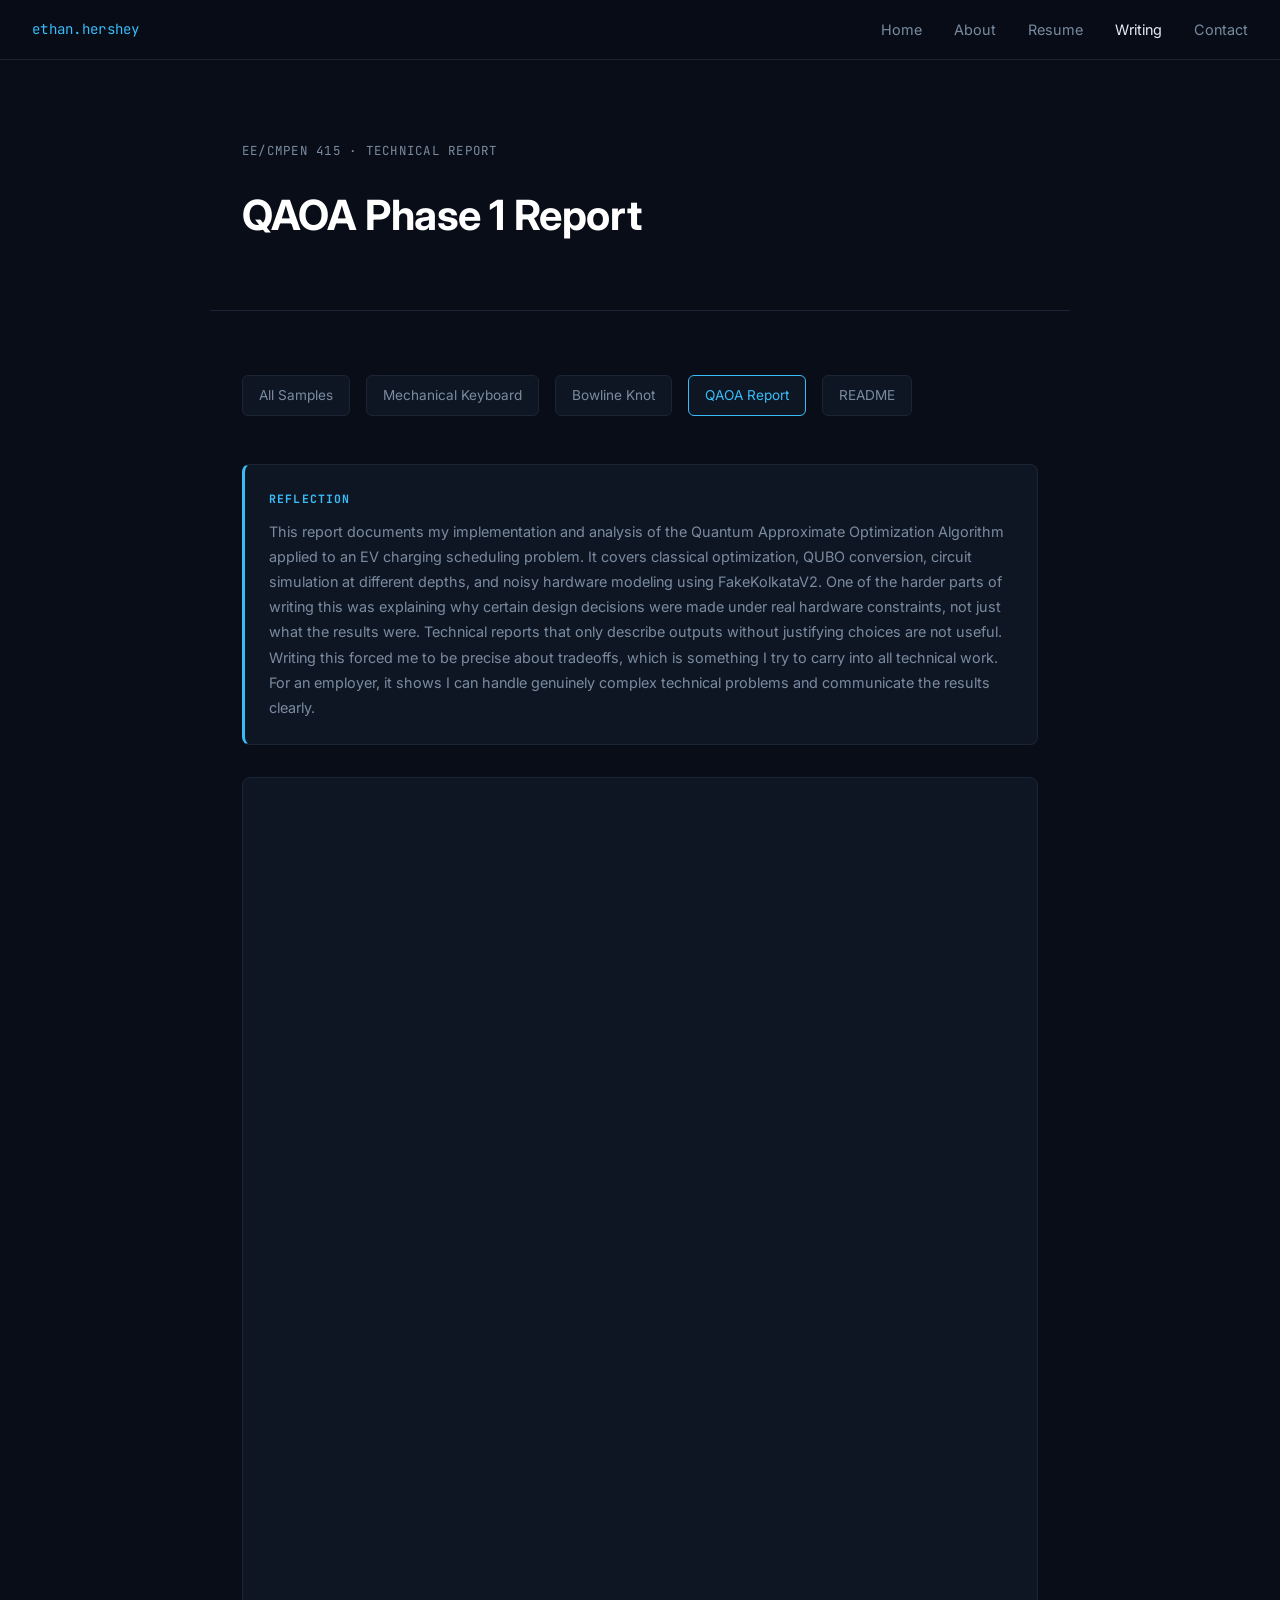
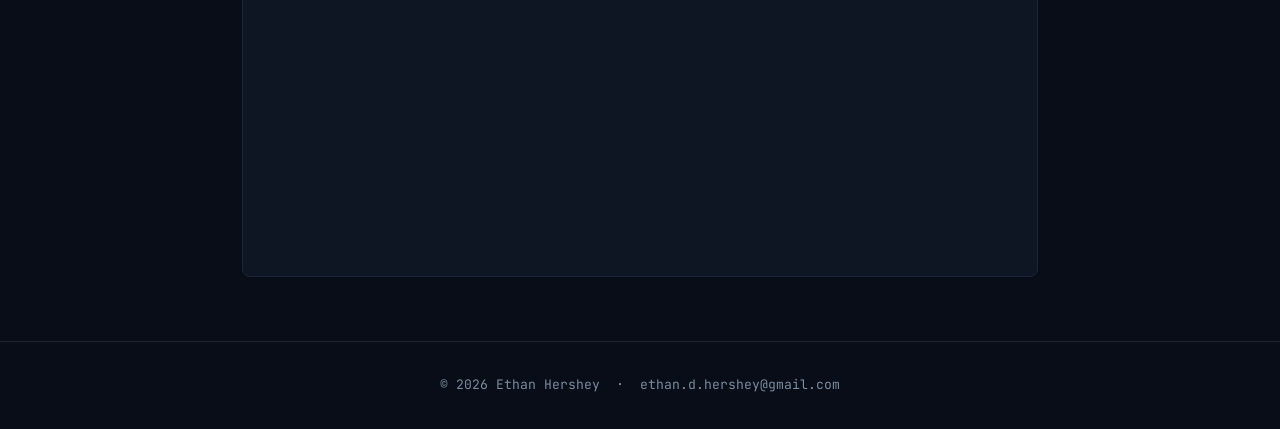
<file: writing-qaoa.html>
<!DOCTYPE html>
<html lang="en">
<head>
  <meta charset="UTF-8" />
  <meta name="viewport" content="width=device-width, initial-scale=1.0" />
  <title>QAOA Report — Ethan Hershey</title>
  <link rel="stylesheet" href="style.css" />
</head>
<body>

<nav>
  <span class="nav-logo">ethan.hershey</span>
  <ul class="nav-links">
    <li><a href="index.html">Home</a></li>
    <li><a href="about.html">About</a></li>
    <li><a href="resume.html">Resume</a></li>
    <li><a href="writing.html" class="active">Writing</a></li>
    <li><a href="contact.html">Contact</a></li>
  </ul>
</nav>

<div class="page-hero">
  <p class="hero-tag">EE/CMPEN 415 · Technical Report</p>
  <h1>QAOA Phase 1 Report</h1>
</div>

<section class="section">
  <div class="writing-nav">
    <a href="writing.html">All Samples</a>
    <a href="writing-keyboard.html">Mechanical Keyboard</a>
    <a href="writing-bowline.html">Bowline Knot</a>
    <a href="writing-qaoa.html" class="active">QAOA Report</a>
    <a href="writing-readme.html">README</a>
  </div>

  <div class="reflection-box">
    <h4>Reflection</h4>
    <p>This report documents my implementation and analysis of the Quantum Approximate Optimization Algorithm applied to an EV charging scheduling problem. It covers classical optimization, QUBO conversion, circuit simulation at different depths, and noisy hardware modeling using FakeKolkataV2. One of the harder parts of writing this was explaining why certain design decisions were made under real hardware constraints, not just what the results were. Technical reports that only describe outputs without justifying choices are not useful. Writing this forced me to be precise about tradeoffs, which is something I try to carry into all technical work. For an employer, it shows I can handle genuinely complex technical problems and communicate the results clearly.</p>
  </div>

  <iframe
    src="QAOA_Phase1_Report.pdf"
    class="pdf-embed"
    title="QAOA Phase 1 Report"
    aria-label="PDF document: QAOA Phase 1 Report">
  </iframe>
</section>

<footer>
  &copy; 2026 Ethan Hershey &nbsp;·&nbsp; ethan.d.hershey@gmail.com
</footer>

</body>
</html>
</file>
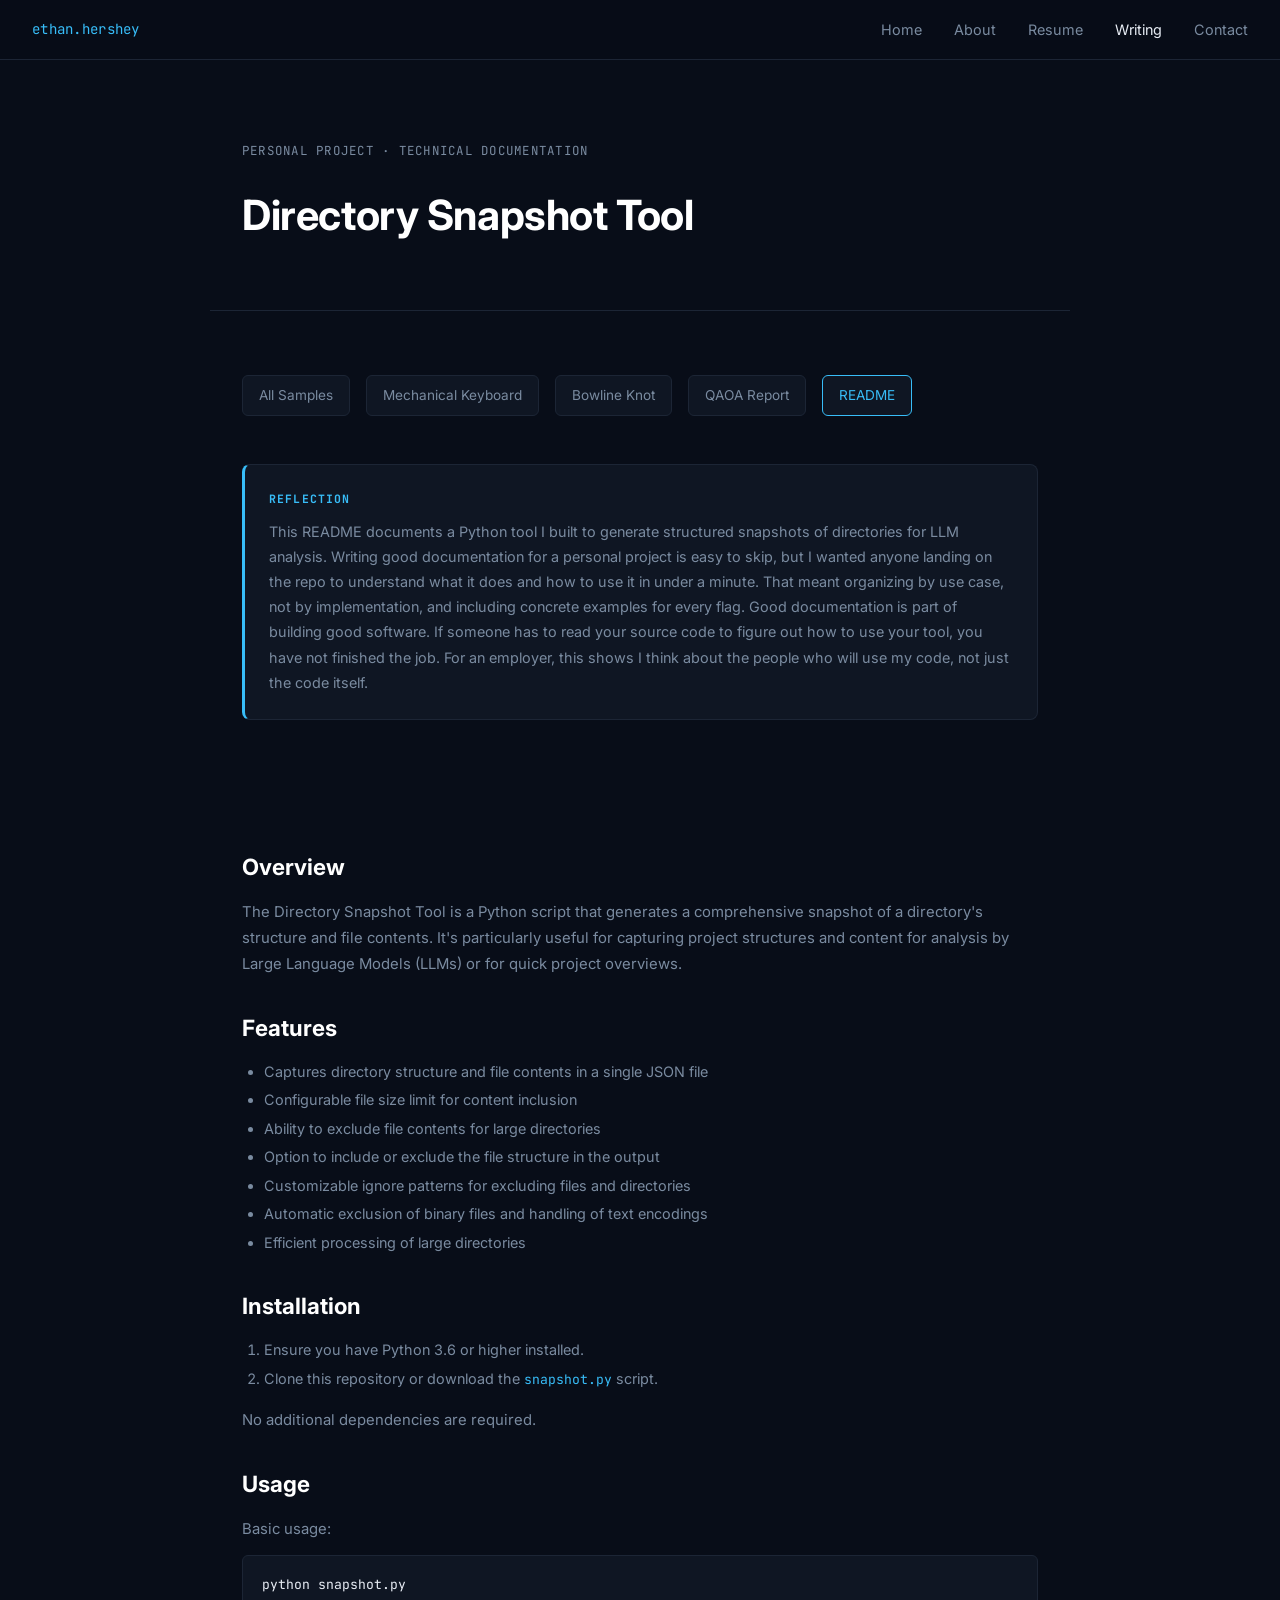
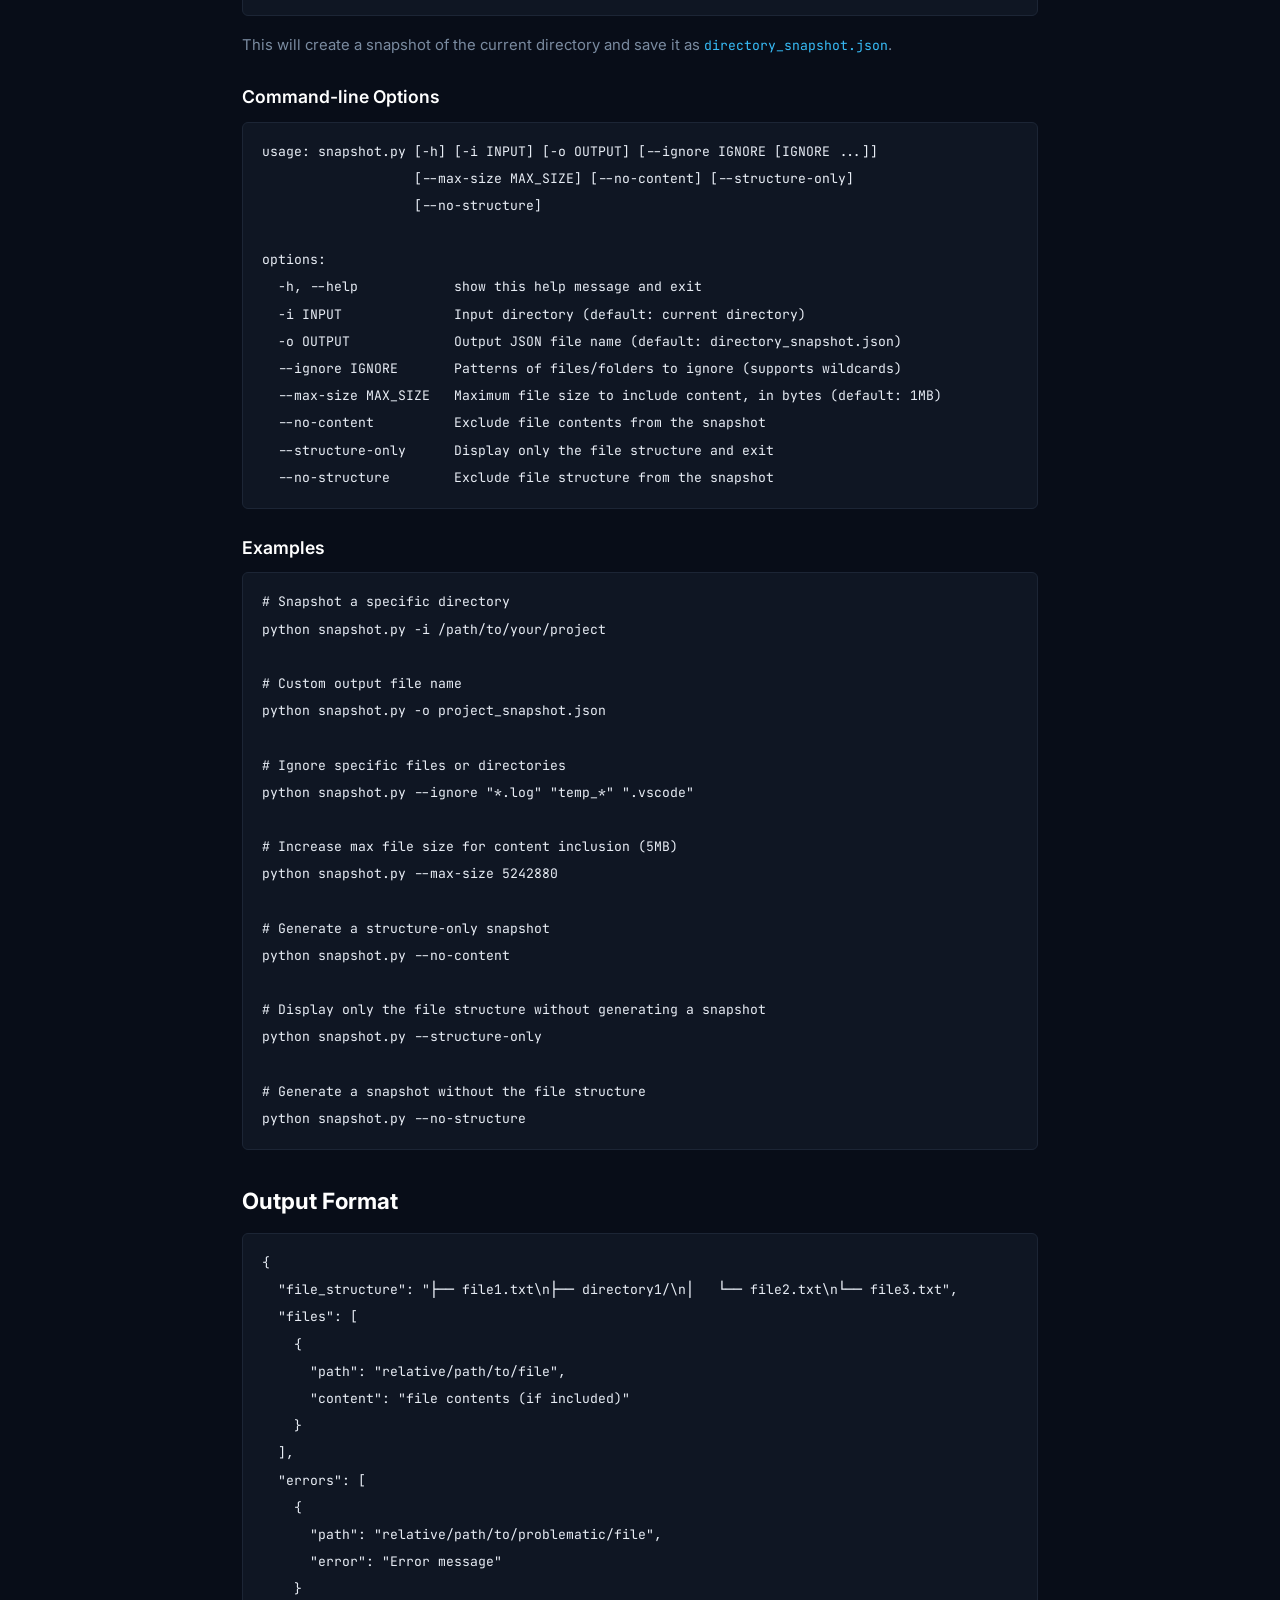
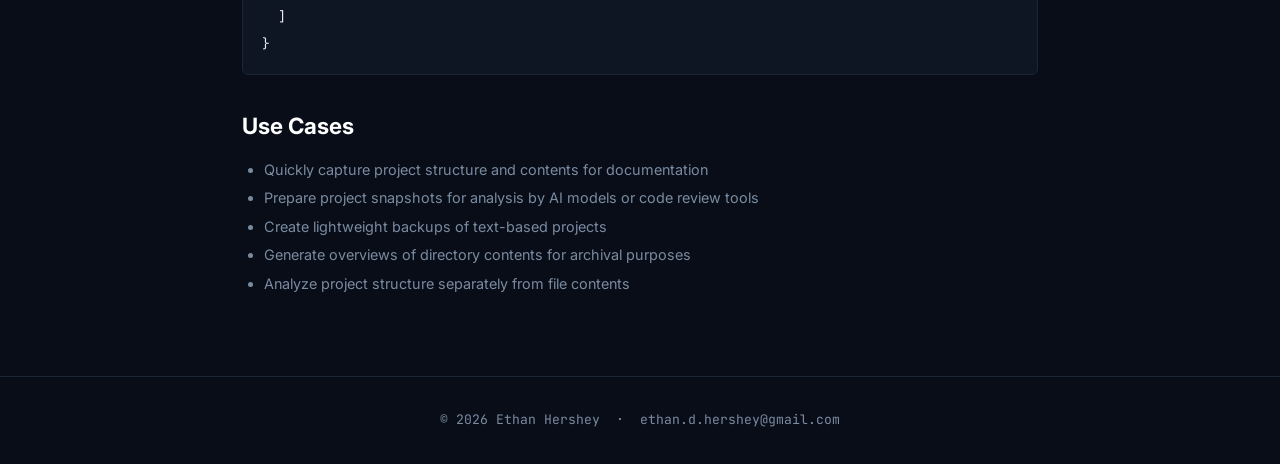
<file: writing-readme.html>
<!DOCTYPE html>
<html lang="en">
<head>
  <meta charset="UTF-8" />
  <meta name="viewport" content="width=device-width, initial-scale=1.0" />
  <title>Directory Snapshot Tool — Ethan Hershey</title>
  <link rel="stylesheet" href="style.css" />
  <style>
    .readme-body { max-width: 860px; margin: 0 auto; padding: 0 2rem 4rem; }
    .readme-body h2 { font-family: var(--font-head); font-size: 1.4rem; font-weight: 700; color: #fff; margin: 2rem 0 .8rem; }
    .readme-body h3 { font-family: var(--font-head); font-size: 1.1rem; font-weight: 600; color: #fff; margin: 1.5rem 0 .6rem; }
    .readme-body p { color: var(--muted); font-size: .93rem; line-height: 1.75; margin-bottom: .8rem; }
    .readme-body ul { padding-left: 1.4rem; margin-bottom: 1rem; }
    .readme-body li { color: var(--muted); font-size: .9rem; line-height: 1.7; margin-bottom: .25rem; }
    .readme-body pre {
      background: var(--surface);
      border: 1px solid var(--border);
      border-radius: 6px;
      padding: 1rem 1.2rem;
      overflow-x: auto;
      margin-bottom: 1rem;
    }
    .readme-body code {
      font-family: var(--font-mono);
      font-size: .82rem;
      color: var(--accent);
    }
    .readme-body pre code { color: var(--text); }
  </style>
</head>
<body>

<nav>
  <span class="nav-logo">ethan.hershey</span>
  <ul class="nav-links">
    <li><a href="index.html">Home</a></li>
    <li><a href="about.html">About</a></li>
    <li><a href="resume.html">Resume</a></li>
    <li><a href="writing.html" class="active">Writing</a></li>
    <li><a href="contact.html">Contact</a></li>
  </ul>
</nav>

<div class="page-hero">
  <p class="hero-tag">Personal Project · Technical Documentation</p>
  <h1>Directory Snapshot Tool</h1>
</div>

<section class="section">
  <div class="writing-nav">
    <a href="writing.html">All Samples</a>
    <a href="writing-keyboard.html">Mechanical Keyboard</a>
    <a href="writing-bowline.html">Bowline Knot</a>
    <a href="writing-qaoa.html">QAOA Report</a>
    <a href="writing-readme.html" class="active">README</a>
  </div>

  <div class="reflection-box">
    <h4>Reflection</h4>
    <p>This README documents a Python tool I built to generate structured snapshots of directories for LLM analysis. Writing good documentation for a personal project is easy to skip, but I wanted anyone landing on the repo to understand what it does and how to use it in under a minute. That meant organizing by use case, not by implementation, and including concrete examples for every flag. Good documentation is part of building good software. If someone has to read your source code to figure out how to use your tool, you have not finished the job. For an employer, this shows I think about the people who will use my code, not just the code itself.</p>
  </div>
</section>

<div class="readme-body">

  <h2>Overview</h2>
  <p>The Directory Snapshot Tool is a Python script that generates a comprehensive snapshot of a directory's structure and file contents. It's particularly useful for capturing project structures and content for analysis by Large Language Models (LLMs) or for quick project overviews.</p>

  <h2>Features</h2>
  <ul>
    <li>Captures directory structure and file contents in a single JSON file</li>
    <li>Configurable file size limit for content inclusion</li>
    <li>Ability to exclude file contents for large directories</li>
    <li>Option to include or exclude the file structure in the output</li>
    <li>Customizable ignore patterns for excluding files and directories</li>
    <li>Automatic exclusion of binary files and handling of text encodings</li>
    <li>Efficient processing of large directories</li>
  </ul>

  <h2>Installation</h2>
  <ol style="padding-left:1.4rem;margin-bottom:1rem;">
    <li style="color:var(--muted);font-size:.9rem;line-height:1.7;margin-bottom:.25rem;">Ensure you have Python 3.6 or higher installed.</li>
    <li style="color:var(--muted);font-size:.9rem;line-height:1.7;margin-bottom:.25rem;">Clone this repository or download the <code>snapshot.py</code> script.</li>
  </ol>
  <p>No additional dependencies are required.</p>

  <h2>Usage</h2>
  <p>Basic usage:</p>
  <pre><code>python snapshot.py</code></pre>
  <p>This will create a snapshot of the current directory and save it as <code>directory_snapshot.json</code>.</p>

  <h3>Command-line Options</h3>
  <pre><code>usage: snapshot.py [-h] [-i INPUT] [-o OUTPUT] [--ignore IGNORE [IGNORE ...]]
                   [--max-size MAX_SIZE] [--no-content] [--structure-only]
                   [--no-structure]

options:
  -h, --help            show this help message and exit
  -i INPUT              Input directory (default: current directory)
  -o OUTPUT             Output JSON file name (default: directory_snapshot.json)
  --ignore IGNORE       Patterns of files/folders to ignore (supports wildcards)
  --max-size MAX_SIZE   Maximum file size to include content, in bytes (default: 1MB)
  --no-content          Exclude file contents from the snapshot
  --structure-only      Display only the file structure and exit
  --no-structure        Exclude file structure from the snapshot</code></pre>

  <h3>Examples</h3>
  <pre><code># Snapshot a specific directory
python snapshot.py -i /path/to/your/project

# Custom output file name
python snapshot.py -o project_snapshot.json

# Ignore specific files or directories
python snapshot.py --ignore "*.log" "temp_*" ".vscode"

# Increase max file size for content inclusion (5MB)
python snapshot.py --max-size 5242880

# Generate a structure-only snapshot
python snapshot.py --no-content

# Display only the file structure without generating a snapshot
python snapshot.py --structure-only

# Generate a snapshot without the file structure
python snapshot.py --no-structure</code></pre>

  <h2>Output Format</h2>
  <pre><code>{
  "file_structure": "├── file1.txt\n├── directory1/\n│   └── file2.txt\n└── file3.txt",
  "files": [
    {
      "path": "relative/path/to/file",
      "content": "file contents (if included)"
    }
  ],
  "errors": [
    {
      "path": "relative/path/to/problematic/file",
      "error": "Error message"
    }
  ]
}</code></pre>

  <h2>Use Cases</h2>
  <ul>
    <li>Quickly capture project structure and contents for documentation</li>
    <li>Prepare project snapshots for analysis by AI models or code review tools</li>
    <li>Create lightweight backups of text-based projects</li>
    <li>Generate overviews of directory contents for archival purposes</li>
    <li>Analyze project structure separately from file contents</li>
  </ul>

</div>

<footer>
  &copy; 2026 Ethan Hershey &nbsp;·&nbsp; ethan.d.hershey@gmail.com
</footer>

</body>
</html>
</file>
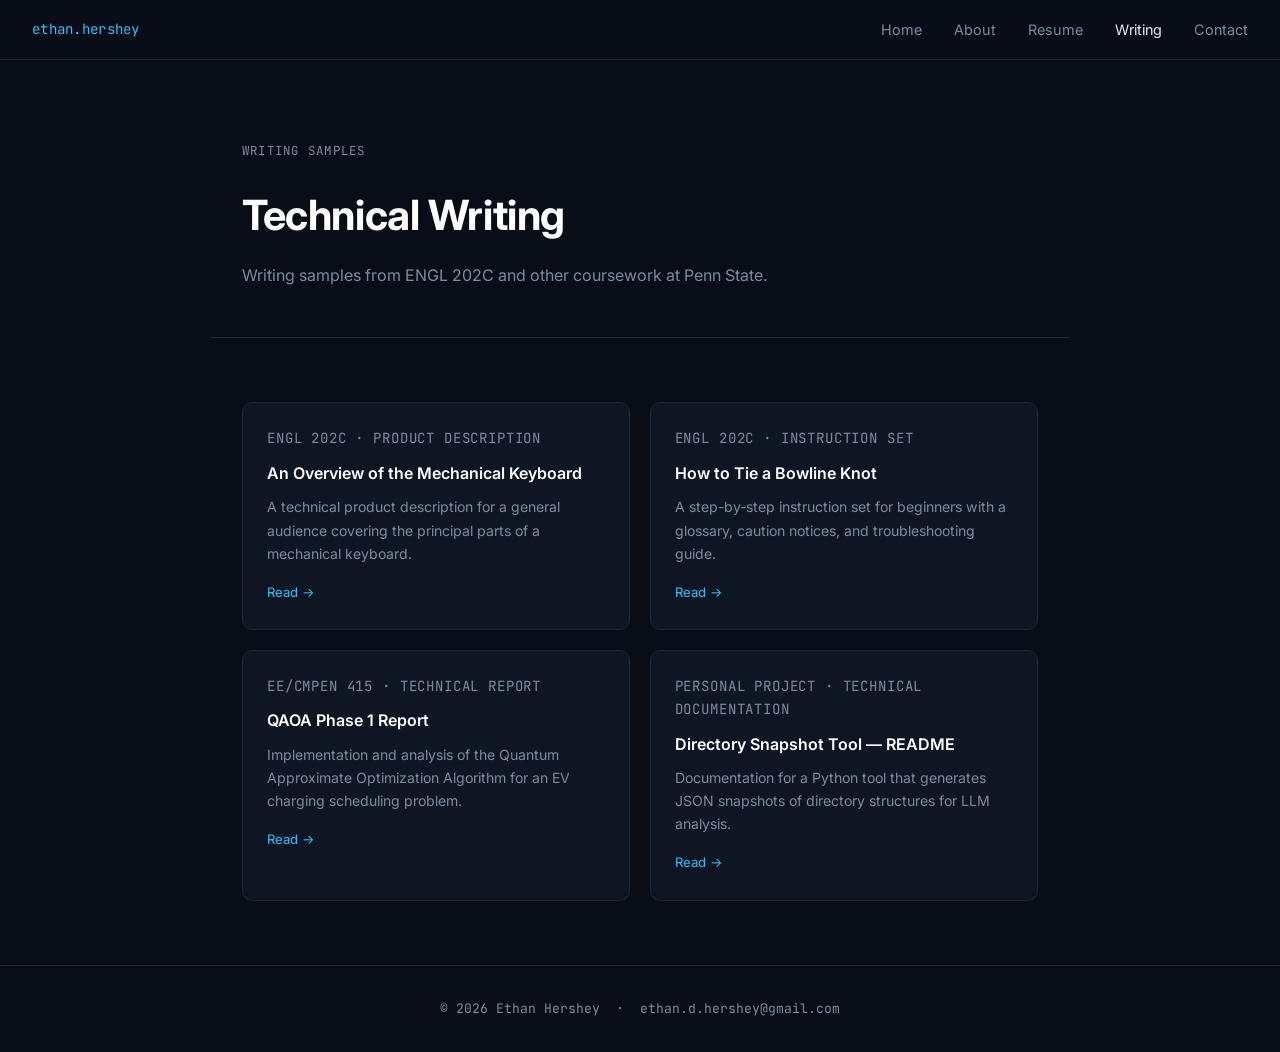
<file: writing.html>
<!DOCTYPE html>
<html lang="en">
<head>
  <meta charset="UTF-8" />
  <meta name="viewport" content="width=device-width, initial-scale=1.0" />
  <title>Writing — Ethan Hershey</title>
  <link rel="stylesheet" href="style.css" />
</head>
<body>

<nav>
  <span class="nav-logo">ethan.hershey</span>
  <ul class="nav-links">
    <li><a href="index.html">Home</a></li>
    <li><a href="about.html">About</a></li>
    <li><a href="resume.html">Resume</a></li>
    <li><a href="writing.html" class="active">Writing</a></li>
    <li><a href="contact.html">Contact</a></li>
  </ul>
</nav>

<div class="page-hero">
  <p class="hero-tag">Writing Samples</p>
  <h1>Technical Writing</h1>
  <p>Writing samples from ENGL 202C and other coursework at Penn State.</p>
</div>

<section class="section">
  <div class="card-grid">

    <div class="card">
      <p class="card-tag">ENGL 202C · Product Description</p>
      <h3>An Overview of the Mechanical Keyboard</h3>
      <p>A technical product description for a general audience covering the principal parts of a mechanical keyboard.</p>
      <a href="writing-keyboard.html" class="card-link">Read &rarr;</a>
    </div>

    <div class="card">
      <p class="card-tag">ENGL 202C · Instruction Set</p>
      <h3>How to Tie a Bowline Knot</h3>
      <p>A step-by-step instruction set for beginners with a glossary, caution notices, and troubleshooting guide.</p>
      <a href="writing-bowline.html" class="card-link">Read &rarr;</a>
    </div>

    <div class="card">
      <p class="card-tag">EE/CMPEN 415 · Technical Report</p>
      <h3>QAOA Phase 1 Report</h3>
      <p>Implementation and analysis of the Quantum Approximate Optimization Algorithm for an EV charging scheduling problem.</p>
      <a href="writing-qaoa.html" class="card-link">Read &rarr;</a>
    </div>

    <div class="card">
      <p class="card-tag">Personal Project · Technical Documentation</p>
      <h3>Directory Snapshot Tool — README</h3>
      <p>Documentation for a Python tool that generates JSON snapshots of directory structures for LLM analysis.</p>
      <a href="writing-readme.html" class="card-link">Read &rarr;</a>
    </div>

  </div>
</section>

<footer>
  &copy; 2026 Ethan Hershey &nbsp;·&nbsp; ethan.d.hershey@gmail.com
</footer>

</body>
</html>
</file>
<file: style.css>
@import url('https://fonts.googleapis.com/css2?family=Inter:wght@300;400;500;600;700&family=JetBrains+Mono:wght@400;500&display=swap');

*, *::before, *::after { box-sizing: border-box; margin: 0; padding: 0; }

:root {
  --bg:        #080d18;
  --surface:   #0f1623;
  --border:    #1c2535;
  --border2:   #243044;
  --text:      #e8edf5;
  --muted:     #7a8ba0;
  --accent:    #38bdf8;
  --accent2:   #818cf8;
  --green:     #34d399;
  --font-head: 'Inter', system-ui, sans-serif;
  --font-body: 'Inter', system-ui, sans-serif;
  --font-mono: 'JetBrains Mono', monospace;
}

html { scroll-behavior: smooth; }

body {
  background: var(--bg);
  color: var(--text);
  font-family: var(--font-body);
  font-size: 16px;
  line-height: 1.7;
  min-height: 100vh;
}

a { color: var(--accent); text-decoration: none; transition: color .2s; }
a:hover { color: #fff; }

/* NAV */
nav {
  position: sticky; top: 0; z-index: 100;
  background: rgba(8,13,24,.85);
  backdrop-filter: blur(12px);
  border-bottom: 1px solid var(--border);
  padding: 0 2rem;
  display: flex; align-items: center; justify-content: space-between;
  height: 60px;
}

.nav-logo {
  font-family: var(--font-mono);
  font-size: .88rem;
  color: var(--accent);
  letter-spacing: .02em;
}

.nav-links { display: flex; gap: 2rem; list-style: none; }
.nav-links a {
  font-size: .9rem;
  color: var(--muted);
  transition: color .2s;
}
.nav-links a:hover, .nav-links a.active { color: var(--text); }

/* HERO */
.hero {
  padding: 7rem 2rem 5rem;
  max-width: 860px;
  margin: 0 auto;
}

.hero-tag {
  font-family: var(--font-mono);
  font-size: .78rem;
  color: var(--accent);
  letter-spacing: .1em;
  text-transform: uppercase;
  margin-bottom: 1.2rem;
}

.hero h1 {
  font-size: clamp(2.4rem, 5vw, 3.8rem);
  font-weight: 700;
  line-height: 1.1;
  letter-spacing: -.02em;
  color: #fff;
  margin-bottom: 1.5rem;
}

.hero h1 span { color: var(--accent); }

.hero p {
  font-size: 1.05rem;
  color: var(--muted);
  max-width: 540px;
  line-height: 1.8;
  margin-bottom: 2.5rem;
}

.btn-row { display: flex; gap: 1rem; flex-wrap: wrap; }

.btn {
  display: inline-block;
  padding: .65rem 1.5rem;
  border-radius: 6px;
  font-size: .9rem;
  font-weight: 500;
  transition: all .2s;
  cursor: pointer;
}

.btn-primary {
  background: var(--accent);
  color: #000;
  font-weight: 600;
}
.btn-primary:hover { background: #fff; color: #000; }

.btn-outline {
  border: 1px solid var(--border2);
  color: var(--text);
  background: transparent;
}
.btn-outline:hover { border-color: var(--accent); color: var(--accent); }

/* SECTIONS */
.section {
  max-width: 860px;
  margin: 0 auto;
  padding: 4rem 2rem;
  border-top: 1px solid var(--border);
}

.section-label {
  font-family: var(--font-mono);
  font-size: .75rem;
  color: var(--accent);
  letter-spacing: .1em;
  text-transform: uppercase;
  margin-bottom: .8rem;
}

.section h2 {
  font-size: 1.6rem;
  font-weight: 600;
  color: #fff;
  margin-bottom: 2rem;
}

/* CARDS */
.card-grid { display: grid; grid-template-columns: repeat(auto-fill, minmax(260px,1fr)); gap: 1.2rem; }

.card {
  background: var(--surface);
  border: 1px solid var(--border);
  border-radius: 10px;
  padding: 1.5rem;
  transition: border-color .2s, transform .2s;
}
.card:hover { border-color: var(--border2); transform: translateY(-2px); }

.card-tag {
  font-family: var(--font-mono);
  font-size: .72rem;
  color: var(--accent2);
  letter-spacing: .06em;
  text-transform: uppercase;
  margin-bottom: .6rem;
}

.card h3 {
  font-size: 1rem;
  font-weight: 600;
  color: #fff;
  margin-bottom: .5rem;
}

.card p { font-size: .88rem; color: var(--muted); line-height: 1.65; }

.card-link {
  display: inline-block;
  margin-top: 1rem;
  font-size: .82rem;
  color: var(--accent);
}
.card-link:hover { color: #fff; }

/* SKILLS */
.skill-group { margin-bottom: 1.5rem; }
.skill-group h4 {
  font-family: var(--font-mono);
  font-size: .75rem;
  color: var(--muted);
  letter-spacing: .08em;
  text-transform: uppercase;
  margin-bottom: .6rem;
}
.tags { display: flex; flex-wrap: wrap; gap: .5rem; }
.tag {
  background: var(--surface);
  border: 1px solid var(--border);
  border-radius: 4px;
  padding: .25rem .7rem;
  font-size: .8rem;
  font-family: var(--font-mono);
  color: var(--text);
}

/* RESUME */
.resume-block { margin-bottom: 2.5rem; }
.resume-block h3 {
  font-size: 1rem;
  font-weight: 600;
  color: #fff;
  margin-bottom: .2rem;
}
.resume-meta {
  font-size: .82rem;
  color: var(--accent);
  font-family: var(--font-mono);
  margin-bottom: .7rem;
}
.resume-block ul { padding-left: 1.2rem; }
.resume-block li { font-size: .9rem; color: var(--muted); margin-bottom: .3rem; line-height: 1.6; }

/* PAGE TITLE */
.page-hero {
  padding: 5rem 2rem 3rem;
  max-width: 860px;
  margin: 0 auto;
}
.page-hero h1 {
  font-size: clamp(1.8rem, 4vw, 2.6rem);
  font-weight: 700;
  color: #fff;
  margin-bottom: .7rem;
  letter-spacing: -.01em;
}
.page-hero p { color: var(--muted); max-width: 540px; }

/* CONTACT */
.contact-row { display: flex; flex-direction: column; gap: 1rem; }
.contact-item {
  display: flex; align-items: center; gap: 1rem;
  background: var(--surface);
  border: 1px solid var(--border);
  border-radius: 8px;
  padding: 1.2rem 1.5rem;
  transition: border-color .2s;
}
.contact-item:hover { border-color: var(--accent); }
.contact-label {
  font-family: var(--font-mono);
  font-size: .75rem;
  color: var(--muted);
  text-transform: uppercase;
  letter-spacing: .08em;
  min-width: 80px;
}
.contact-value { color: var(--text); font-size: .95rem; }

/* FOOTER */
footer {
  border-top: 1px solid var(--border);
  padding: 2rem;
  text-align: center;
  font-size: .82rem;
  color: var(--muted);
  font-family: var(--font-mono);
}

/* ABOUT */
.about-grid { display: grid; grid-template-columns: 1fr 1fr; gap: 3rem; }
@media (max-width: 640px) { .about-grid { grid-template-columns: 1fr; } }
.about-text p { color: var(--muted); margin-bottom: 1rem; font-size: .95rem; }

/* WRITING SAMPLES */
.writing-nav {
  display: flex;
  gap: 1rem;
  flex-wrap: wrap;
  margin-bottom: 3rem;
}
.writing-nav a {
  background: var(--surface);
  border: 1px solid var(--border);
  border-radius: 6px;
  padding: .5rem 1rem;
  font-size: .85rem;
  color: var(--muted);
  transition: all .2s;
}
.writing-nav a:hover, .writing-nav a.active {
  border-color: var(--accent);
  color: var(--accent);
}

.reflection-box {
  background: var(--surface);
  border: 1px solid var(--border);
  border-left: 3px solid var(--accent);
  border-radius: 8px;
  padding: 1.5rem;
  margin-bottom: 2rem;
}
.reflection-box h4 {
  font-family: var(--font-mono);
  font-size: .72rem;
  color: var(--accent);
  letter-spacing: .1em;
  text-transform: uppercase;
  margin-bottom: .6rem;
}
.reflection-box p {
  font-size: .9rem;
  color: var(--muted);
  line-height: 1.75;
}

.pdf-embed {
  width: 100%;
  height: 1100px;
  border: 1px solid var(--border);
  border-radius: 8px;
  background: var(--surface);
  display: block;
}
</file>
